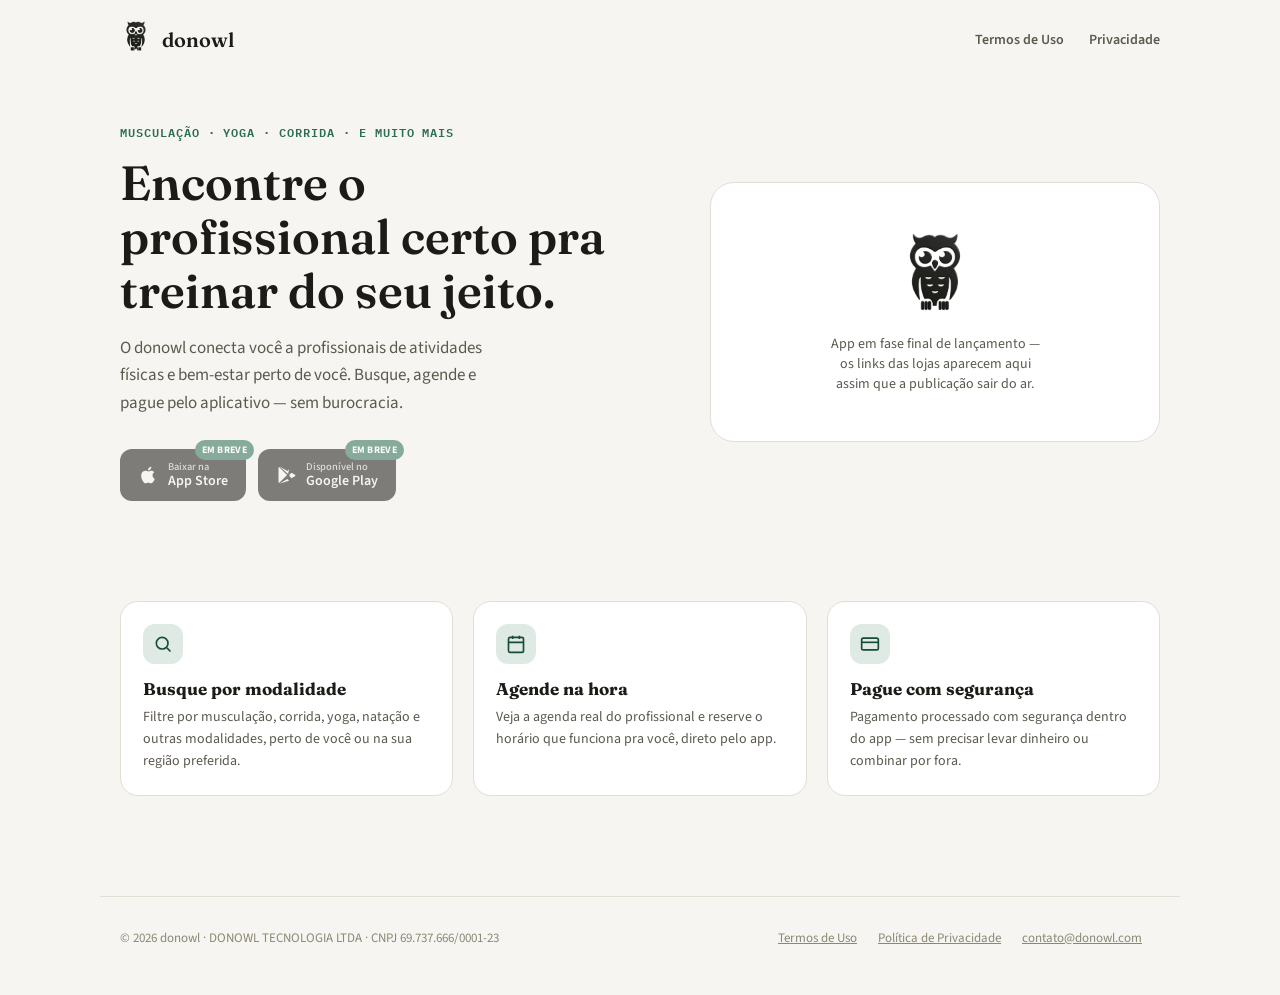
<file: index.html>
<!doctype html>
<html lang="pt-BR">
<head>
<meta charset="utf-8">
<meta name="viewport" content="width=device-width,initial-scale=1">
<title>donowl — encontre profissionais de esporte e bem-estar</title>
<meta name="description" content="O donowl conecta você a profissionais de musculação, yoga, corrida e outras modalidades perto de você. Agende e pague pelo aplicativo.">
<link rel="icon" type="image/png" href="assets/favicon.png">
<link rel="apple-touch-icon" href="assets/apple-touch-icon.png">
<link rel="preconnect" href="https://fonts.googleapis.com">
<link rel="preconnect" href="https://fonts.gstatic.com" crossorigin>
<link href="https://fonts.googleapis.com/css2?family=Fraunces:opsz,wght@9..144,500;9..144,600;9..144,700&family=Source+Sans+3:wght@400;500;600;700&family=IBM+Plex+Mono:wght@500;600&display=swap" rel="stylesheet">
<link rel="stylesheet" href="assets/site.css">
<style>
  .hero {
    max-width: 1080px;
    margin: 0 auto;
    padding: 64px 20px 40px;
    display: grid;
    grid-template-columns: 1.1fr 0.9fr;
    gap: 40px;
    align-items: center;
  }
  @media (max-width: 780px) {
    .hero { grid-template-columns: 1fr; padding-top: 36px; }
  }
  .eyebrow {
    font-family: 'IBM Plex Mono', monospace;
    font-size: 12px;
    letter-spacing: .08em;
    text-transform: uppercase;
    color: var(--accent);
    font-weight: 600;
    margin-bottom: 14px;
  }
  h1 {
    font-family: 'Fraunces', serif;
    font-weight: 600;
    font-size: clamp(32px, 5vw, 48px);
    line-height: 1.12;
    margin: 0 0 18px;
    text-wrap: balance;
  }
  .lead {
    font-size: 17px;
    line-height: 1.6;
    color: var(--ink-muted);
    max-width: 46ch;
    margin: 0 0 32px;
  }
  .store-buttons {
    display: flex;
    gap: 12px;
    flex-wrap: wrap;
  }
  .store-button {
    display: flex;
    align-items: center;
    gap: 10px;
    padding: 11px 18px;
    border-radius: 12px;
    background: var(--ink);
    color: var(--bg);
    text-decoration: none;
    font-weight: 600;
    font-size: 14px;
    position: relative;
    opacity: .55;
    cursor: default;
  }
  .store-button svg { width: 20px; height: 20px; flex-shrink: 0; }
  .store-button .label {
    display: flex;
    flex-direction: column;
    line-height: 1.25;
  }
  .store-button .label small {
    font-size: 10.5px;
    font-weight: 500;
    opacity: .8;
  }
  .soon-badge {
    position: absolute;
    top: -9px;
    right: -8px;
    background: var(--accent);
    color: #fff;
    font-size: 10px;
    font-weight: 700;
    letter-spacing: .03em;
    padding: 3px 7px;
    border-radius: 999px;
    text-transform: uppercase;
  }
  .hero-card {
    background: var(--surface);
    border: 1px solid var(--border);
    border-radius: 24px;
    padding: 28px;
    display: flex;
    flex-direction: column;
    align-items: center;
    justify-content: center;
    text-align: center;
    gap: 14px;
    min-height: 260px;
  }
  .hero-card img { height: 84px; width: 84px; object-fit: contain; }
  .hero-card p { margin: 0; color: var(--ink-muted); font-size: 14px; max-width: 30ch; }

  .features {
    max-width: 1080px;
    margin: 20px auto 0;
    padding: 40px 20px;
    display: grid;
    grid-template-columns: repeat(3, 1fr);
    gap: 20px;
  }
  @media (max-width: 780px) {
    .features { grid-template-columns: 1fr; }
  }
  .feature {
    background: var(--surface);
    border: 1px solid var(--border);
    border-radius: 18px;
    padding: 22px;
  }
  .feature .icon {
    width: 40px;
    height: 40px;
    border-radius: 12px;
    background: var(--accent-soft);
    color: var(--accent-strong);
    display: flex;
    align-items: center;
    justify-content: center;
    margin-bottom: 14px;
  }
  .feature h3 {
    font-family: 'Fraunces', serif;
    font-size: 17px;
    margin: 0 0 8px;
  }
  .feature p {
    font-size: 14px;
    color: var(--ink-muted);
    line-height: 1.55;
    margin: 0;
  }
</style>
</head>
<body>

<header class="site-header">
  <a class="brand" href="/">
    <picture>
      <source srcset="assets/donowl_logo_light.png" media="(prefers-color-scheme: dark)">
      <img src="assets/donowl_logo.png" alt="donowl">
    </picture>
    <span>donowl</span>
  </a>
  <nav class="site-nav">
    <a href="termos-de-uso.html">Termos de Uso</a>
    <a href="politica-de-privacidade.html">Privacidade</a>
  </nav>
</header>

<section class="hero">
  <div>
    <div class="eyebrow">Musculação · Yoga · Corrida · e muito mais</div>
    <h1>Encontre o profissional certo pra treinar do seu jeito.</h1>
    <p class="lead">O donowl conecta você a profissionais de atividades físicas e bem-estar perto de você. Busque, agende e pague pelo aplicativo — sem burocracia.</p>
    <div class="store-buttons">
      <span class="store-button" aria-disabled="true">
        <span class="soon-badge">Em breve</span>
        <svg viewBox="0 0 24 24" fill="currentColor"><path d="M18.71 19.5c-.83 1.24-1.71 2.45-3.05 2.47-1.34.03-1.77-.79-3.29-.79-1.53 0-2 .77-3.27.82-1.31.05-2.3-1.32-3.14-2.53C4.25 17.03 2.94 12.45 4.7 9.39c.87-1.52 2.43-2.48 4.12-2.5 1.28-.02 2.5.87 3.29.87.78 0 2.26-1.07 3.81-.91.65.03 2.47.26 3.64 1.98-.09.06-2.17 1.27-2.15 3.79.03 3.02 2.65 4.02 2.68 4.03-.02.07-.42 1.44-1.38 2.85zM13 3.5c.73-.83 1.94-1.46 2.94-1.5.13 1.17-.34 2.35-1.04 3.19-.69.85-1.83 1.51-2.95 1.42-.15-1.15.41-2.35 1.05-3.11z"/></svg>
        <span class="label"><small>Baixar na</small>App Store</span>
      </span>
      <span class="store-button" aria-disabled="true">
        <span class="soon-badge">Em breve</span>
        <svg viewBox="0 0 24 24" fill="currentColor"><path d="M3.6 2.4c-.34.2-.6.6-.6 1.1v17c0 .5.26.9.6 1.1l9.75-9.6L3.6 2.4zm12.2 9.6l2.8-2.75 4.1 2.35c.7.4.7 1.4 0 1.8l-4.1 2.35-2.8-2.75.85-.5-.85-.5zm-1.3-1.3L4.3 1.7l9.4 5.4 2.0-2zM4.3 22.3l9.4-5.4 2.0 2z"/></svg>
        <span class="label"><small>Disponível no</small>Google Play</span>
      </span>
    </div>
  </div>
  <div class="hero-card">
    <picture>
      <source srcset="assets/donowl_logo_light.png" media="(prefers-color-scheme: dark)">
      <img src="assets/donowl_logo.png" alt="">
    </picture>
    <p>App em fase final de lançamento — os links das lojas aparecem aqui assim que a publicação sair do ar.</p>
  </div>
</section>

<section class="features">
  <div class="feature">
    <div class="icon">
      <svg width="20" height="20" viewBox="0 0 24 24" fill="none" stroke="currentColor" stroke-width="2"><circle cx="11" cy="11" r="7"/><path d="m21 21-4.3-4.3"/></svg>
    </div>
    <h3>Busque por modalidade</h3>
    <p>Filtre por musculação, corrida, yoga, natação e outras modalidades, perto de você ou na sua região preferida.</p>
  </div>
  <div class="feature">
    <div class="icon">
      <svg width="20" height="20" viewBox="0 0 24 24" fill="none" stroke="currentColor" stroke-width="2"><rect x="3" y="4" width="18" height="18" rx="2"/><path d="M16 2v4M8 2v4M3 10h18"/></svg>
    </div>
    <h3>Agende na hora</h3>
    <p>Veja a agenda real do profissional e reserve o horário que funciona pra você, direto pelo app.</p>
  </div>
  <div class="feature">
    <div class="icon">
      <svg width="20" height="20" viewBox="0 0 24 24" fill="none" stroke="currentColor" stroke-width="2"><rect x="2" y="5" width="20" height="14" rx="2"/><path d="M2 10h20"/></svg>
    </div>
    <h3>Pague com segurança</h3>
    <p>Pagamento processado com segurança dentro do app — sem precisar levar dinheiro ou combinar por fora.</p>
  </div>
</section>

<footer class="site-footer">
  <span>© 2026 donowl · DONOWL TECNOLOGIA LTDA · CNPJ 69.737.666/0001-23</span>
  <nav>
    <a href="termos-de-uso.html">Termos de Uso</a>
    <a href="politica-de-privacidade.html">Política de Privacidade</a>
    <a href="mailto:contato@donowl.com">contato@donowl.com</a>
  </nav>
</footer>

</body>
</html>
</file>
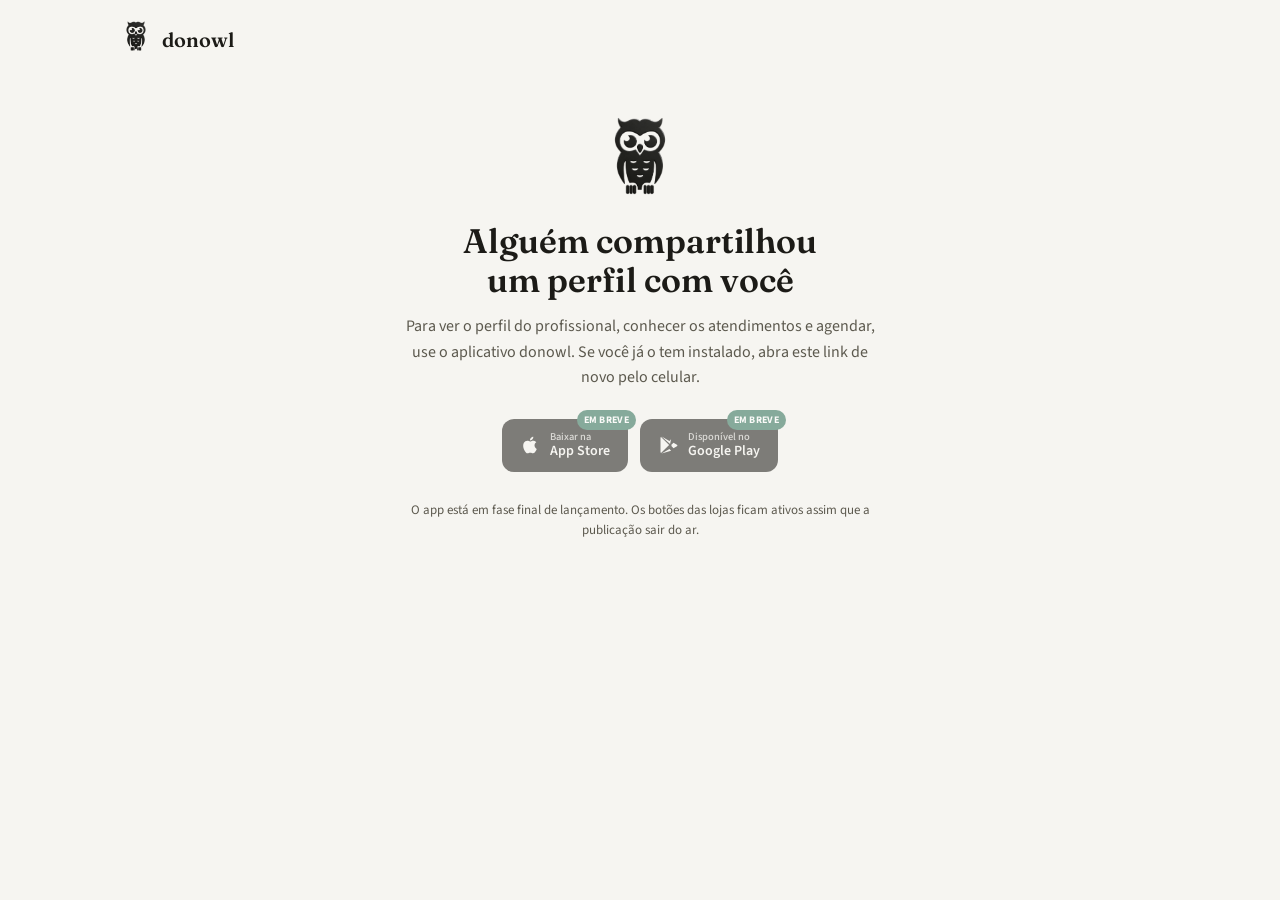
<file: p/index.html>
<!doctype html>
<html lang="pt-BR">
<head>
<meta charset="utf-8">
<meta name="viewport" content="width=device-width,initial-scale=1">
<title>Perfil no donowl</title>
<meta name="description" content="Alguém compartilhou um perfil de profissional com você. Baixe o donowl para ver, conhecer os atendimentos e agendar.">
<meta name="robots" content="noindex">
<meta property="og:title" content="Veja este perfil no donowl">
<meta property="og:description" content="Baixe o donowl para ver o perfil, conhecer os atendimentos e agendar.">
<meta property="og:image" content="https://donowl.com/assets/donowl_logo_full.png">
<link rel="icon" type="image/png" href="/assets/favicon.png">
<link rel="apple-touch-icon" href="/assets/apple-touch-icon.png">
<link rel="preconnect" href="https://fonts.googleapis.com">
<link rel="preconnect" href="https://fonts.gstatic.com" crossorigin>
<link href="https://fonts.googleapis.com/css2?family=Fraunces:opsz,wght@9..144,500;9..144,600;9..144,700&family=Source+Sans+3:wght@400;500;600;700&display=swap" rel="stylesheet">
<link rel="stylesheet" href="/assets/site.css">
<style>
  main { max-width: 520px; margin: 0 auto; padding: 56px 20px 40px; text-align: center; }
  .logo { height: 84px; width: 84px; object-fit: contain; margin-bottom: 18px; }
  h1 { font-family: 'Fraunces', serif; font-weight: 600; font-size: clamp(26px, 6vw, 34px); line-height: 1.15; margin: 0 0 14px; text-wrap: balance; }
  p { font-size: 16px; line-height: 1.6; color: var(--ink-muted); margin: 0 0 28px; }
  .store-buttons { display: flex; gap: 12px; flex-wrap: wrap; justify-content: center; }
  .store-button { display: flex; align-items: center; gap: 10px; padding: 11px 18px; border-radius: 12px; background: var(--ink); color: var(--bg); text-decoration: none; font-weight: 600; font-size: 14px; position: relative; opacity: .55; cursor: default; }
  .store-button svg { width: 20px; height: 20px; flex-shrink: 0; }
  .store-button .label { display: flex; flex-direction: column; line-height: 1.25; text-align: left; }
  .store-button .label small { font-size: 10.5px; font-weight: 500; opacity: .8; }
  .soon-badge { position: absolute; top: -9px; right: -8px; background: var(--accent); color: #fff; font-size: 10px; font-weight: 700; letter-spacing: .03em; padding: 3px 7px; border-radius: 999px; text-transform: uppercase; }
  .note { margin-top: 28px; font-size: 13px; }
</style>
</head>
<body>
<header class="site-header">
  <a class="brand" href="/">
    <picture>
      <source srcset="/assets/donowl_logo_light.png" media="(prefers-color-scheme: dark)">
      <img src="/assets/donowl_logo.png" alt="donowl">
    </picture>
    <span>donowl</span>
  </a>
</header>
<main>
  <picture>
    <source srcset="/assets/donowl_logo_light.png" media="(prefers-color-scheme: dark)">
    <img class="logo" src="/assets/donowl_logo.png" alt="">
  </picture>
  <h1>Alguém compartilhou um perfil com você</h1>
  <p>Para ver o perfil do profissional, conhecer os atendimentos e agendar, use o aplicativo donowl. Se você já o tem instalado, abra este link de novo pelo celular.</p>
  <div class="store-buttons">
    <span class="store-button" aria-disabled="true">
      <span class="soon-badge">Em breve</span>
      <svg viewBox="0 0 24 24" fill="currentColor"><path d="M18.71 19.5c-.83 1.24-1.71 2.45-3.05 2.47-1.34.03-1.77-.79-3.29-.79-1.53 0-2 .77-3.27.82-1.31.05-2.3-1.32-3.14-2.53C4.25 17.03 2.94 12.45 4.7 9.39c.87-1.52 2.43-2.48 4.12-2.5 1.28-.02 2.5.87 3.29.87.78 0 2.26-1.07 3.81-.91.65.03 2.47.26 3.64 1.98-.09.06-2.17 1.27-2.15 3.79.03 3.02 2.65 4.02 2.68 4.03-.02.07-.42 1.44-1.38 2.85zM13 3.5c.73-.83 1.94-1.46 2.94-1.5.13 1.17-.34 2.35-1.04 3.19-.69.85-1.83 1.51-2.95 1.42-.15-1.15.41-2.35 1.05-3.11z"/></svg>
      <span class="label"><small>Baixar na</small>App Store</span>
    </span>
    <span class="store-button" aria-disabled="true">
      <span class="soon-badge">Em breve</span>
      <svg viewBox="0 0 24 24" fill="currentColor"><path d="M3.6 2.4c-.34.2-.6.6-.6 1.1v17c0 .5.26.9.6 1.1l9.75-9.6L3.6 2.4zm12.2 9.6l2.8-2.75 4.1 2.35c.7.4.7 1.4 0 1.8l-4.1 2.35-2.8-2.75.85-.5-.85-.5zm-1.3-1.3L4.3 1.7l9.4 5.4 2.0-2zM4.3 22.3l9.4-5.4 2.0 2z"/></svg>
      <span class="label"><small>Disponível no</small>Google Play</span>
    </span>
  </div>
  <p class="note">O app está em fase final de lançamento. Os botões das lojas ficam ativos assim que a publicação sair do ar.</p>
</main>
</body>
</html>
</file>
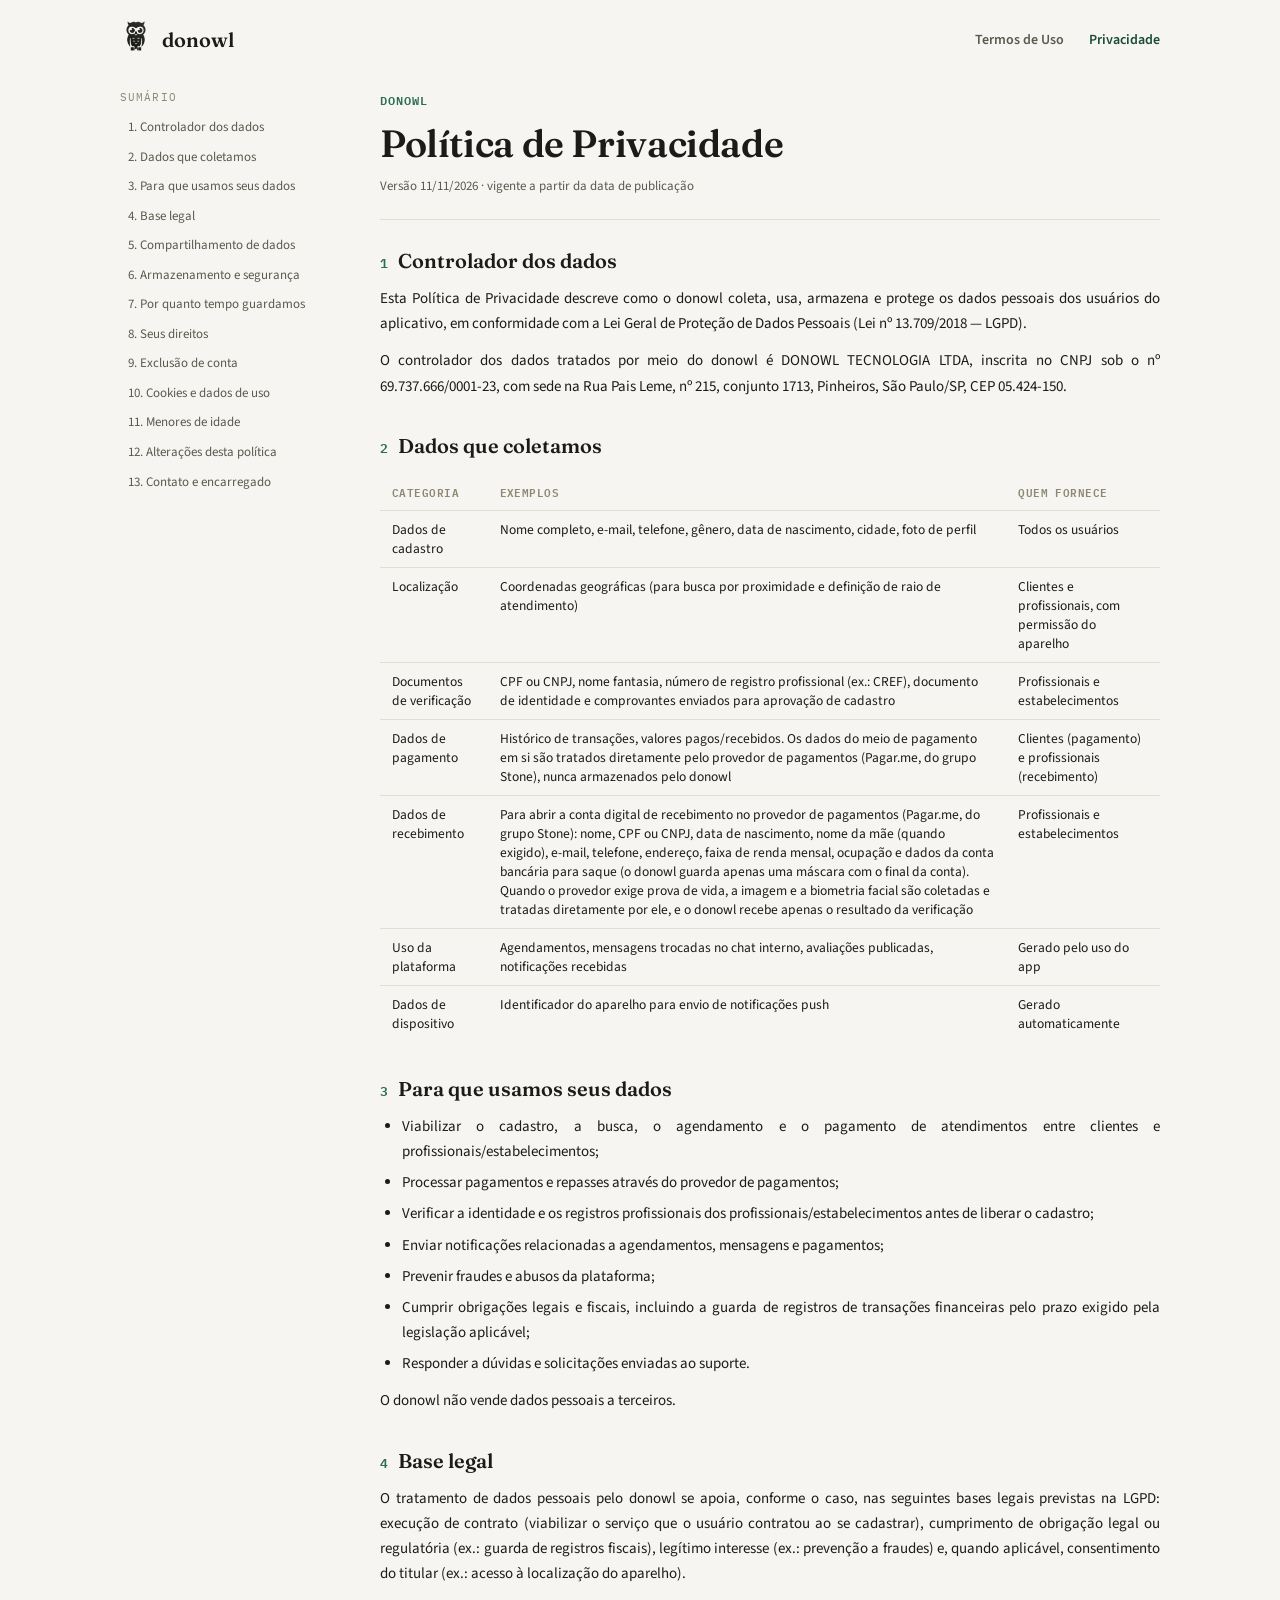
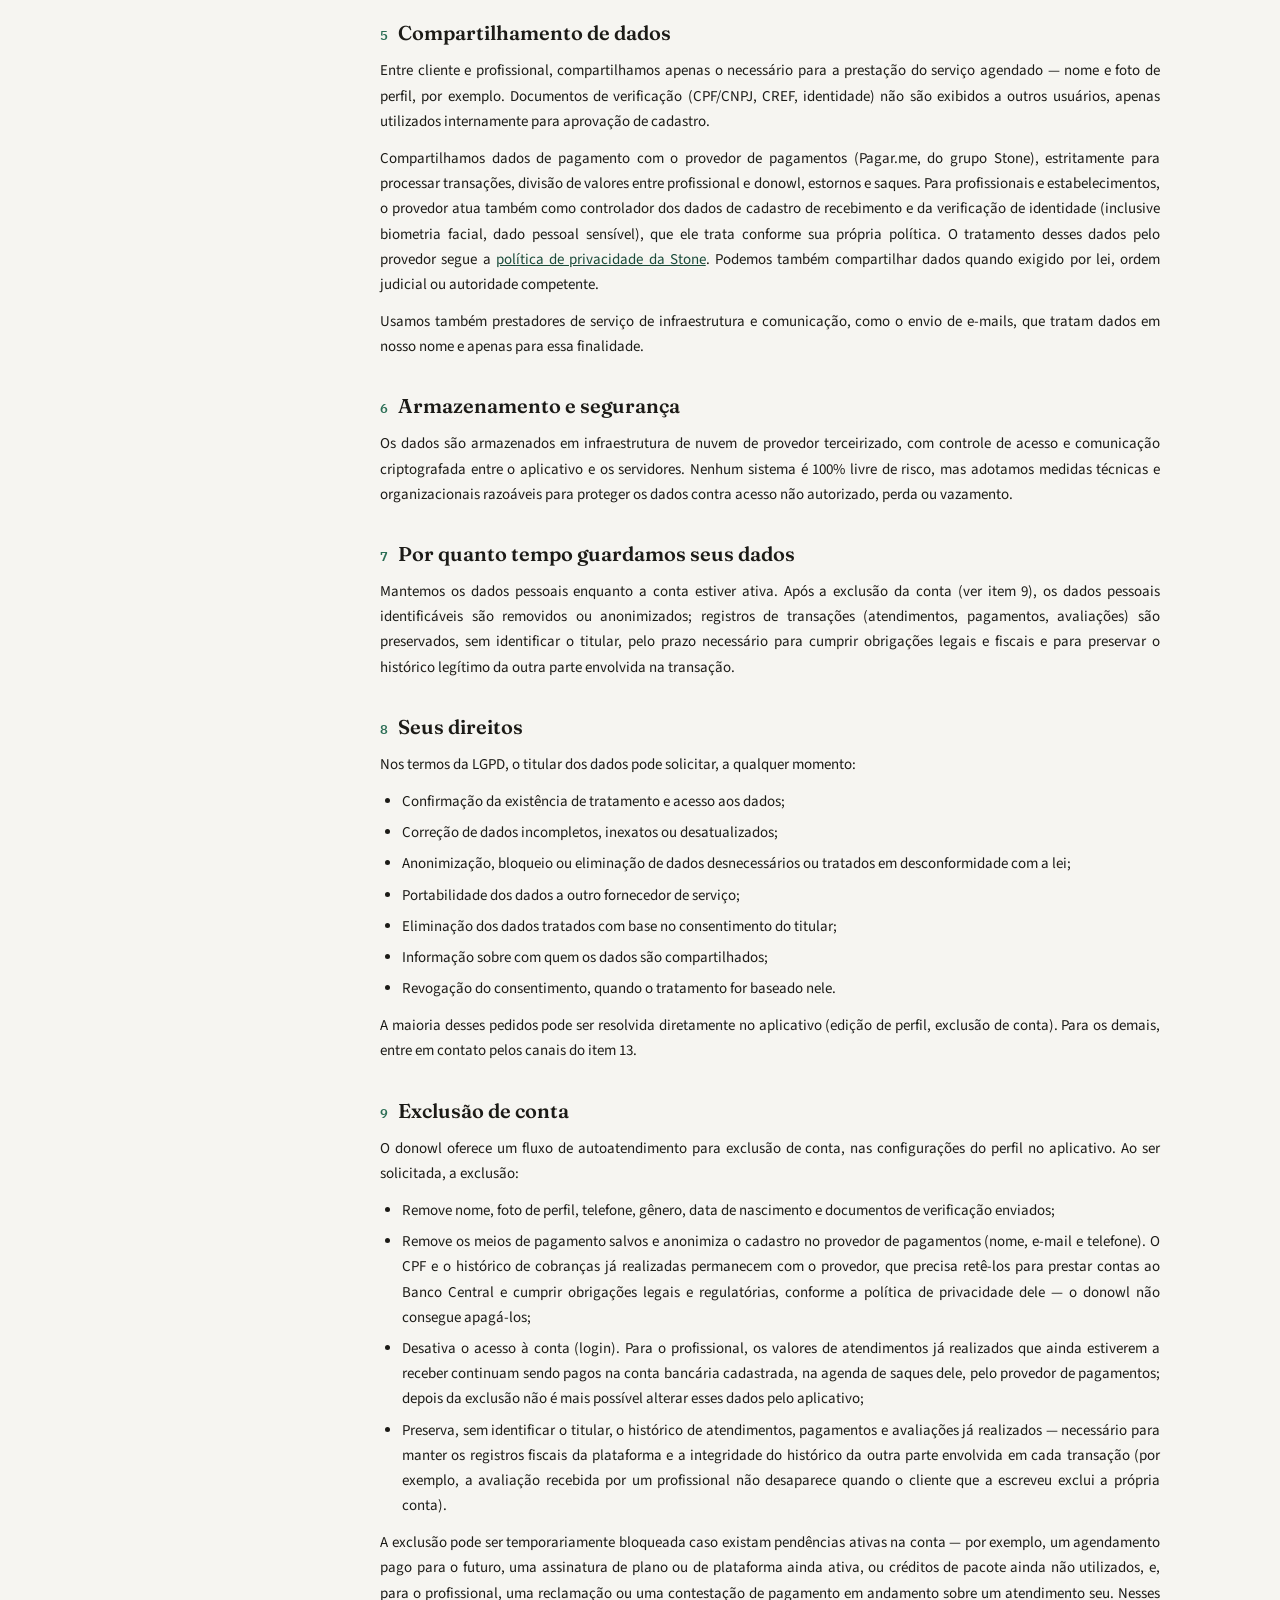
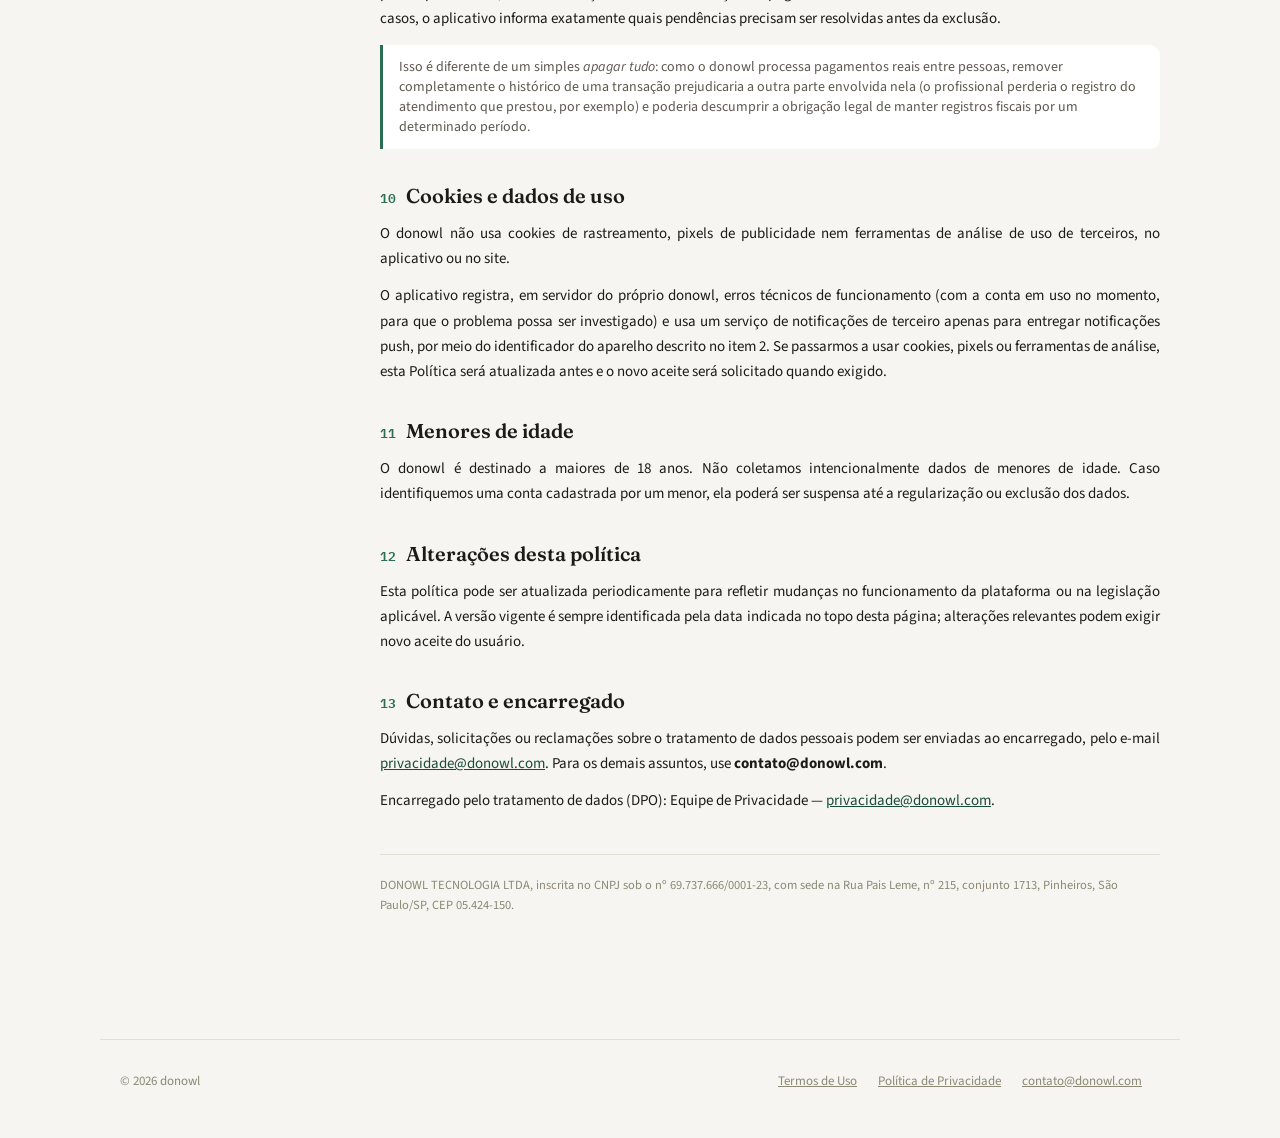
<file: politica-de-privacidade.html>
<!doctype html>
<html lang="pt-BR">
<head>
<meta charset="utf-8">
<meta name="viewport" content="width=device-width,initial-scale=1">
<title>Política de Privacidade — donowl</title>
<link rel="icon" type="image/png" href="assets/favicon.png">
<link rel="apple-touch-icon" href="assets/apple-touch-icon.png">
<link rel="preconnect" href="https://fonts.googleapis.com">
<link rel="preconnect" href="https://fonts.gstatic.com" crossorigin>
<link href="https://fonts.googleapis.com/css2?family=Fraunces:opsz,wght@9..144,500;9..144,600;9..144,700&family=Source+Sans+3:wght@400;500;600;700&family=IBM+Plex+Mono:wght@500;600&display=swap" rel="stylesheet">
<link rel="stylesheet" href="assets/site.css">
<style>
  .shell {
    max-width: 1080px;
    margin-inline: auto;
    display: grid;
    grid-template-columns: 220px minmax(0,1fr);
    gap: 40px;
    padding-inline: 20px;
    padding-block: 32px 64px;
  }
  @media (max-width: 860px) { .shell { grid-template-columns: 1fr; } }

  nav.toc {
    position: sticky;
    top: 20px;
    align-self: start;
    display: flex;
    flex-direction: column;
    gap: 2px;
    font-size: 13px;
  }
  @media (max-width: 860px) {
    nav.toc {
      position: static;
      border: 1px solid var(--border);
      border-radius: 12px;
      padding: 14px 16px;
      background: var(--surface);
      margin-bottom: 8px;
    }
  }
  nav.toc .toc-label {
    font-family: 'IBM Plex Mono', monospace;
    font-size: 11px;
    letter-spacing: .1em;
    text-transform: uppercase;
    color: var(--ink-faint);
    margin-bottom: 8px;
  }
  nav.toc a {
    color: var(--ink-muted);
    text-decoration: none;
    padding: 5px 8px;
    border-radius: 7px;
    line-height: 1.35;
  }
  nav.toc a:hover { color: var(--accent-strong); background: var(--accent-soft); }

  main { min-width: 0; }

  .doc-header {
    display: flex;
    flex-direction: column;
    gap: 10px;
    margin-bottom: 28px;
    padding-bottom: 24px;
    border-bottom: 1px solid var(--border);
  }
  .eyebrow {
    font-family: 'IBM Plex Mono', monospace;
    font-size: 12px;
    letter-spacing: .08em;
    text-transform: uppercase;
    color: var(--accent);
    font-weight: 600;
  }
  h1 {
    font-family: 'Fraunces', serif;
    font-weight: 600;
    font-size: clamp(28px, 4vw, 38px);
    margin: 0;
    text-wrap: balance;
    letter-spacing: -.01em;
  }
  .meta { font-size: 13px; color: var(--ink-muted); font-variant-numeric: tabular-nums; }

  .draft-banner {
    display: flex;
    gap: 10px;
    background: #FBEFE1;
    border: 1px solid #E9C892;
    color: #6B4A16;
    border-radius: 12px;
    padding: 14px 16px;
    font-size: 13.5px;
    line-height: 1.55;
    margin-bottom: 32px;
  }
  @media (prefers-color-scheme: dark) {
    :root:not([data-theme="light"]) .draft-banner {
      background: #332711; border-color: #5C4620; color: #E8C88A;
    }
  }
  .draft-banner b { font-weight: 700; }

  section { margin-bottom: 34px; }
  section h2 {
    font-family: 'Fraunces', serif;
    font-weight: 600;
    font-size: 20px;
    margin: 0 0 12px;
    display: flex;
    align-items: baseline;
    gap: 10px;
    scroll-margin-top: 20px;
  }
  section h2 .num { font-family: 'IBM Plex Mono', monospace; font-size: 13px; color: var(--accent); font-weight: 600; }
  section h3 { font-size: 15.5px; font-weight: 700; margin: 18px 0 6px; color: var(--ink); }
  p, li { font-size: 15px; line-height: 1.68; color: var(--ink); hyphens: auto; }
  @media (min-width: 861px) { p, li { text-align: justify; } }
  p { margin: 0 0 12px; }
  ul, ol { margin: 0 0 12px; padding-left: 22px; }
  li { margin-bottom: 6px; }
  strong { font-weight: 700; }
  .placeholder {
    background: var(--accent-soft);
    color: var(--accent-strong);
    border-radius: 4px;
    padding: 1px 6px;
    font-family: 'IBM Plex Mono', monospace;
    font-size: 13px;
    font-weight: 600;
  }
  a.inline { color: var(--accent-strong); }

  .table-wrap { overflow-x: auto; margin: 14px 0; }
  table { border-collapse: collapse; width: 100%; min-width: 560px; font-size: 13.5px; }
  th, td { text-align: left; padding: 9px 12px; border-bottom: 1px solid var(--border); vertical-align: top; }
  th {
    font-family: 'IBM Plex Mono', monospace;
    font-size: 11px;
    letter-spacing: .04em;
    text-transform: uppercase;
    color: var(--ink-faint);
    font-weight: 600;
  }
  tr:last-child td { border-bottom: none; }

  .callout {
    border-left: 3px solid var(--accent);
    background: var(--surface);
    border-radius: 0 10px 10px 0;
    padding: 12px 16px;
    font-size: 14px;
    color: var(--ink-muted);
    margin: 14px 0;
  }

  footer.doc-footer {
    margin-top: 40px;
    padding-top: 20px;
    border-top: 1px solid var(--border);
    font-size: 12.5px;
    color: var(--ink-faint);
    line-height: 1.6;
  }
</style>
</head>
<body>

<header class="site-header">
  <a class="brand" href="/">
    <picture>
      <source srcset="assets/donowl_logo_light.png" media="(prefers-color-scheme: dark)">
      <img src="assets/donowl_logo.png" alt="donowl">
    </picture>
    <span>donowl</span>
  </a>
  <nav class="site-nav">
    <a href="termos-de-uso.html">Termos de Uso</a>
    <a href="politica-de-privacidade.html" aria-current="page">Privacidade</a>
  </nav>
</header>

<div class="shell">
  <nav class="toc">
    <div class="toc-label">Sumário</div>
    <a href="#controlador">1. Controlador dos dados</a>
    <a href="#dados">2. Dados que coletamos</a>
    <a href="#finalidade">3. Para que usamos seus dados</a>
    <a href="#base-legal">4. Base legal</a>
    <a href="#compartilhamento">5. Compartilhamento de dados</a>
    <a href="#armazenamento">6. Armazenamento e segurança</a>
    <a href="#retencao">7. Por quanto tempo guardamos</a>
    <a href="#direitos">8. Seus direitos</a>
    <a href="#exclusao">9. Exclusão de conta</a>
    <a href="#cookies">10. Cookies e dados de uso</a>
    <a href="#menores">11. Menores de idade</a>
    <a href="#alteracoes">12. Alterações desta política</a>
    <a href="#contato">13. Contato e encarregado</a>
  </nav>

  <main>
    <div class="doc-header">
      <div class="eyebrow">donowl</div>
      <h1>Política de Privacidade</h1>
      <div class="meta">Versão <span class="version" data-version="2026-11-11">11/11/2026</span> · vigente a partir da data de publicação</div>
    </div>

    <section id="controlador">
      <h2><span class="num">1</span> Controlador dos dados</h2>
      <p>Esta Política de Privacidade descreve como o donowl coleta, usa, armazena e protege os dados pessoais dos usuários do aplicativo, em conformidade com a Lei Geral de Proteção de Dados Pessoais (Lei nº 13.709/2018 — LGPD).</p>
      <p>O controlador dos dados tratados por meio do donowl é DONOWL TECNOLOGIA LTDA, inscrita no CNPJ sob o nº 69.737.666/0001-23, com sede na Rua Pais Leme, nº 215, conjunto 1713, Pinheiros, São Paulo/SP, CEP 05.424-150.</p>
    </section>

    <section id="dados">
      <h2><span class="num">2</span> Dados que coletamos</h2>
      <div class="table-wrap">
        <table>
          <thead>
            <tr><th>Categoria</th><th>Exemplos</th><th>Quem fornece</th></tr>
          </thead>
          <tbody>
            <tr>
              <td>Dados de cadastro</td>
              <td>Nome completo, e-mail, telefone, gênero, data de nascimento, cidade, foto de perfil</td>
              <td>Todos os usuários</td>
            </tr>
            <tr>
              <td>Localização</td>
              <td>Coordenadas geográficas (para busca por proximidade e definição de raio de atendimento)</td>
              <td>Clientes e profissionais, com permissão do aparelho</td>
            </tr>
            <tr>
              <td>Documentos de verificação</td>
              <td>CPF ou CNPJ, nome fantasia, número de registro profissional (ex.: CREF), documento de identidade e comprovantes enviados para aprovação de cadastro</td>
              <td>Profissionais e estabelecimentos</td>
            </tr>
            <tr>
              <td>Dados de pagamento</td>
              <td>Histórico de transações, valores pagos/recebidos. Os dados do meio de pagamento em si são tratados diretamente pelo provedor de pagamentos (Pagar.me, do grupo Stone), nunca armazenados pelo donowl</td>
              <td>Clientes (pagamento) e profissionais (recebimento)</td>
            </tr>
            <tr>
              <td>Dados de recebimento</td>
              <td>Para abrir a conta digital de recebimento no provedor de pagamentos (Pagar.me, do grupo Stone): nome, CPF ou CNPJ, data de nascimento, nome da mãe (quando exigido), e-mail, telefone, endereço, faixa de renda mensal, ocupação e dados da conta bancária para saque (o donowl guarda apenas uma máscara com o final da conta). Quando o provedor exige prova de vida, a imagem e a biometria facial são coletadas e tratadas diretamente por ele, e o donowl recebe apenas o resultado da verificação</td>
              <td>Profissionais e estabelecimentos</td>
            </tr>
            <tr>
              <td>Uso da plataforma</td>
              <td>Agendamentos, mensagens trocadas no chat interno, avaliações publicadas, notificações recebidas</td>
              <td>Gerado pelo uso do app</td>
            </tr>
            <tr>
              <td>Dados de dispositivo</td>
              <td>Identificador do aparelho para envio de notificações push</td>
              <td>Gerado automaticamente</td>
            </tr>
          </tbody>
        </table>
      </div>
    </section>

    <section id="finalidade">
      <h2><span class="num">3</span> Para que usamos seus dados</h2>
      <ul>
        <li>Viabilizar o cadastro, a busca, o agendamento e o pagamento de atendimentos entre clientes e profissionais/estabelecimentos;</li>
        <li>Processar pagamentos e repasses através do provedor de pagamentos;</li>
        <li>Verificar a identidade e os registros profissionais dos profissionais/estabelecimentos antes de liberar o cadastro;</li>
        <li>Enviar notificações relacionadas a agendamentos, mensagens e pagamentos;</li>
        <li>Prevenir fraudes e abusos da plataforma;</li>
        <li>Cumprir obrigações legais e fiscais, incluindo a guarda de registros de transações financeiras pelo prazo exigido pela legislação aplicável;</li>
        <li>Responder a dúvidas e solicitações enviadas ao suporte.</li>
      </ul>
      <p>O donowl não vende dados pessoais a terceiros.</p>
    </section>

    <section id="base-legal">
      <h2><span class="num">4</span> Base legal</h2>
      <p>O tratamento de dados pessoais pelo donowl se apoia, conforme o caso, nas seguintes bases legais previstas na LGPD: execução de contrato (viabilizar o serviço que o usuário contratou ao se cadastrar), cumprimento de obrigação legal ou regulatória (ex.: guarda de registros fiscais), legítimo interesse (ex.: prevenção a fraudes) e, quando aplicável, consentimento do titular (ex.: acesso à localização do aparelho).</p>
    </section>

    <section id="compartilhamento">
      <h2><span class="num">5</span> Compartilhamento de dados</h2>
      <p>Entre cliente e profissional, compartilhamos apenas o necessário para a prestação do serviço agendado — nome e foto de perfil, por exemplo. Documentos de verificação (CPF/CNPJ, CREF, identidade) não são exibidos a outros usuários, apenas utilizados internamente para aprovação de cadastro.</p>
      <p>Compartilhamos dados de pagamento com o provedor de pagamentos (Pagar.me, do grupo Stone), estritamente para processar transações, divisão de valores entre profissional e donowl, estornos e saques. Para profissionais e estabelecimentos, o provedor atua também como controlador dos dados de cadastro de recebimento e da verificação de identidade (inclusive biometria facial, dado pessoal sensível), que ele trata conforme sua própria política. O tratamento desses dados pelo provedor segue a <a href="https://jornada.stone.com.br/politica-de-privacidade" target="_blank" rel="noopener noreferrer">política de privacidade da Stone</a>. Podemos também compartilhar dados quando exigido por lei, ordem judicial ou autoridade competente.</p>
      <p>Usamos também prestadores de serviço de infraestrutura e comunicação, como o envio de e-mails, que tratam dados em nosso nome e apenas para essa finalidade.</p>
    </section>

    <section id="armazenamento">
      <h2><span class="num">6</span> Armazenamento e segurança</h2>
      <p>Os dados são armazenados em infraestrutura de nuvem de provedor terceirizado, com controle de acesso e comunicação criptografada entre o aplicativo e os servidores. Nenhum sistema é 100% livre de risco, mas adotamos medidas técnicas e organizacionais razoáveis para proteger os dados contra acesso não autorizado, perda ou vazamento.</p>
    </section>

    <section id="retencao">
      <h2><span class="num">7</span> Por quanto tempo guardamos seus dados</h2>
      <p>Mantemos os dados pessoais enquanto a conta estiver ativa. Após a exclusão da conta (ver item 9), os dados pessoais identificáveis são removidos ou anonimizados; registros de transações (atendimentos, pagamentos, avaliações) são preservados, sem identificar o titular, pelo prazo necessário para cumprir obrigações legais e fiscais e para preservar o histórico legítimo da outra parte envolvida na transação.</p>
    </section>

    <section id="direitos">
      <h2><span class="num">8</span> Seus direitos</h2>
      <p>Nos termos da LGPD, o titular dos dados pode solicitar, a qualquer momento:</p>
      <ul>
        <li>Confirmação da existência de tratamento e acesso aos dados;</li>
        <li>Correção de dados incompletos, inexatos ou desatualizados;</li>
        <li>Anonimização, bloqueio ou eliminação de dados desnecessários ou tratados em desconformidade com a lei;</li>
        <li>Portabilidade dos dados a outro fornecedor de serviço;</li>
        <li>Eliminação dos dados tratados com base no consentimento do titular;</li>
        <li>Informação sobre com quem os dados são compartilhados;</li>
        <li>Revogação do consentimento, quando o tratamento for baseado nele.</li>
      </ul>
      <p>A maioria desses pedidos pode ser resolvida diretamente no aplicativo (edição de perfil, exclusão de conta). Para os demais, entre em contato pelos canais do item 13.</p>
    </section>

    <section id="exclusao">
      <h2><span class="num">9</span> Exclusão de conta</h2>
      <p>O donowl oferece um fluxo de autoatendimento para exclusão de conta, nas configurações do perfil no aplicativo. Ao ser solicitada, a exclusão:</p>
      <ul>
        <li>Remove nome, foto de perfil, telefone, gênero, data de nascimento e documentos de verificação enviados;</li>
        <li>Remove os meios de pagamento salvos e anonimiza o cadastro no provedor de pagamentos (nome, e-mail e telefone). O CPF e o histórico de cobranças já realizadas permanecem com o provedor, que precisa retê-los para prestar contas ao Banco Central e cumprir obrigações legais e regulatórias, conforme a política de privacidade dele — o donowl não consegue apagá-los;</li>
        <li>Desativa o acesso à conta (login). Para o profissional, os valores de atendimentos já realizados que ainda estiverem a receber continuam sendo pagos na conta bancária cadastrada, na agenda de saques dele, pelo provedor de pagamentos; depois da exclusão não é mais possível alterar esses dados pelo aplicativo;</li>
        <li>Preserva, sem identificar o titular, o histórico de atendimentos, pagamentos e avaliações já realizados — necessário para manter os registros fiscais da plataforma e a integridade do histórico da outra parte envolvida em cada transação (por exemplo, a avaliação recebida por um profissional não desaparece quando o cliente que a escreveu exclui a própria conta).</li>
      </ul>
      <p>A exclusão pode ser temporariamente bloqueada caso existam pendências ativas na conta — por exemplo, um agendamento pago para o futuro, uma assinatura de plano ou de plataforma ainda ativa, ou créditos de pacote ainda não utilizados, e, para o profissional, uma reclamação ou uma contestação de pagamento em andamento sobre um atendimento seu. Nesses casos, o aplicativo informa exatamente quais pendências precisam ser resolvidas antes da exclusão.</p>
      <div class="callout">Isso é diferente de um simples <em>apagar tudo</em>: como o donowl processa pagamentos reais entre pessoas, remover completamente o histórico de uma transação prejudicaria a outra parte envolvida nela (o profissional perderia o registro do atendimento que prestou, por exemplo) e poderia descumprir a obrigação legal de manter registros fiscais por um determinado período.</div>
    </section>

    <section id="cookies">
      <h2><span class="num">10</span> Cookies e dados de uso</h2>
      <p>O donowl não usa cookies de rastreamento, pixels de publicidade nem ferramentas de análise de uso de terceiros, no aplicativo ou no site.</p>
      <p>O aplicativo registra, em servidor do próprio donowl, erros técnicos de funcionamento (com a conta em uso no momento, para que o problema possa ser investigado) e usa um serviço de notificações de terceiro apenas para entregar notificações push, por meio do identificador do aparelho descrito no item 2. Se passarmos a usar cookies, pixels ou ferramentas de análise, esta Política será atualizada antes e o novo aceite será solicitado quando exigido.</p>
    </section>

    <section id="menores">
      <h2><span class="num">11</span> Menores de idade</h2>
      <p>O donowl é destinado a maiores de 18 anos. Não coletamos intencionalmente dados de menores de idade. Caso identifiquemos uma conta cadastrada por um menor, ela poderá ser suspensa até a regularização ou exclusão dos dados.</p>
    </section>

    <section id="alteracoes">
      <h2><span class="num">12</span> Alterações desta política</h2>
      <p>Esta política pode ser atualizada periodicamente para refletir mudanças no funcionamento da plataforma ou na legislação aplicável. A versão vigente é sempre identificada pela data indicada no topo desta página; alterações relevantes podem exigir novo aceite do usuário.</p>
    </section>

    <section id="contato">
      <h2><span class="num">13</span> Contato e encarregado</h2>
      <p>Dúvidas, solicitações ou reclamações sobre o tratamento de dados pessoais podem ser enviadas ao encarregado, pelo e-mail <a href="mailto:privacidade@donowl.com">privacidade@donowl.com</a>. Para os demais assuntos, use <strong>contato@donowl.com</strong>.</p>
      <p>Encarregado pelo tratamento de dados (DPO): Equipe de Privacidade — <a href="mailto:privacidade@donowl.com">privacidade@donowl.com</a>.</p>
    </section>

    <footer class="doc-footer">
      DONOWL TECNOLOGIA LTDA, inscrita no CNPJ sob o nº 69.737.666/0001-23, com sede na Rua Pais Leme, nº 215, conjunto 1713, Pinheiros, São Paulo/SP, CEP 05.424-150.
    </footer>
  </main>
</div>

<footer class="site-footer">
  <span>© 2026 donowl</span>
  <nav>
    <a href="termos-de-uso.html">Termos de Uso</a>
    <a href="politica-de-privacidade.html">Política de Privacidade</a>
    <a href="mailto:contato@donowl.com">contato@donowl.com</a>
  </nav>
</footer>

</body>
</html>
</file>
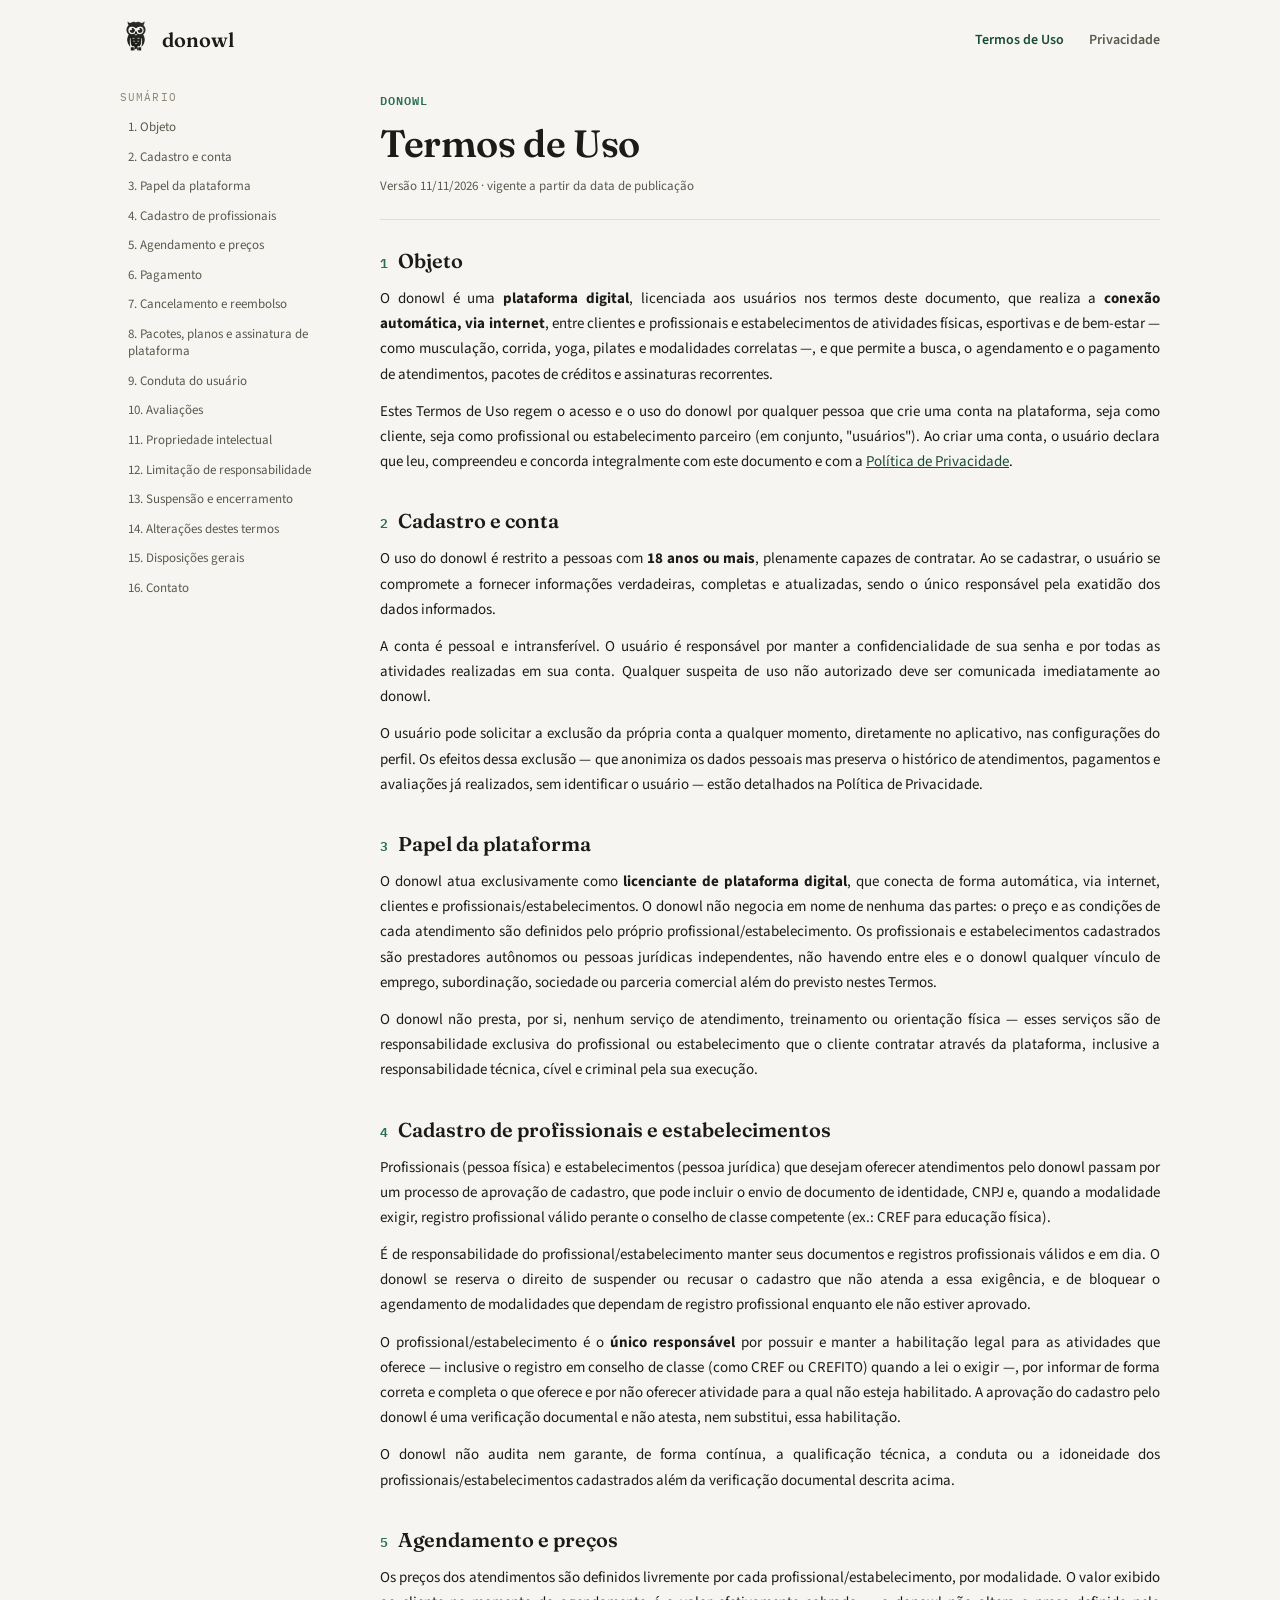
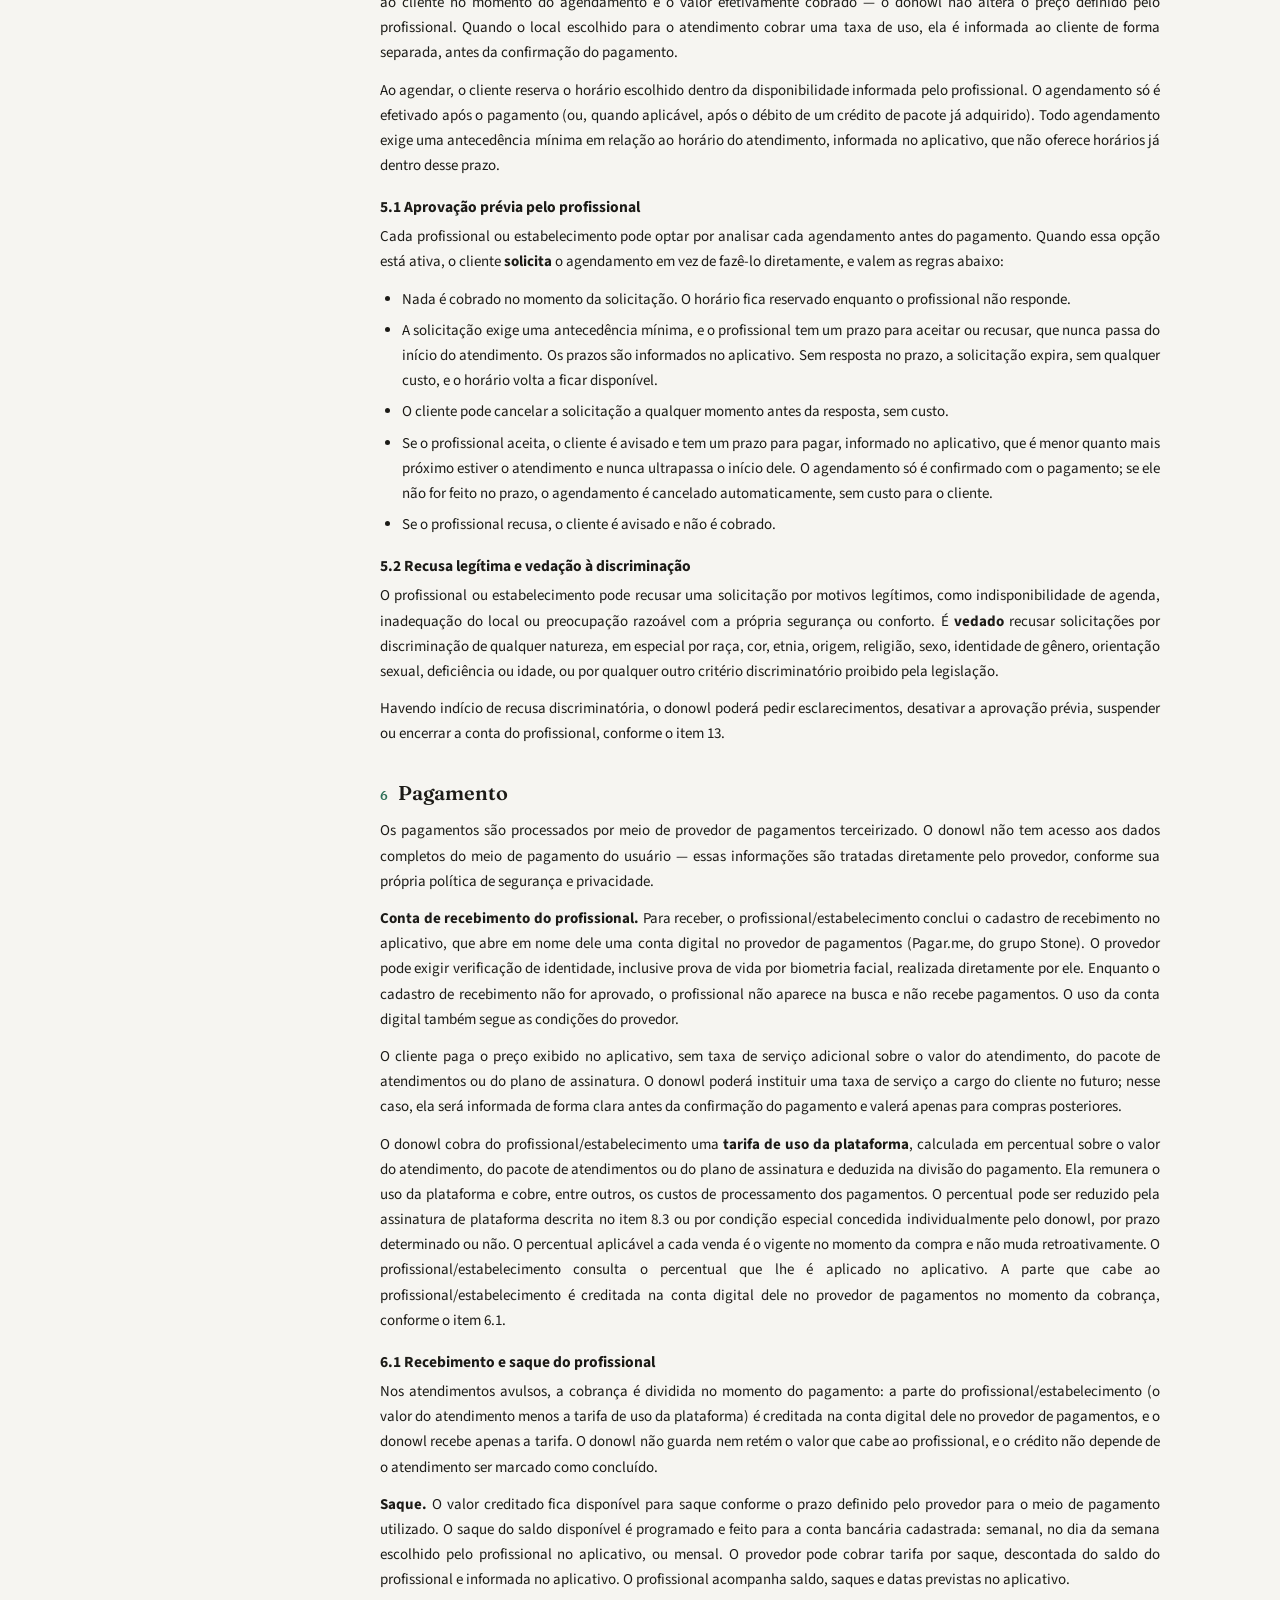
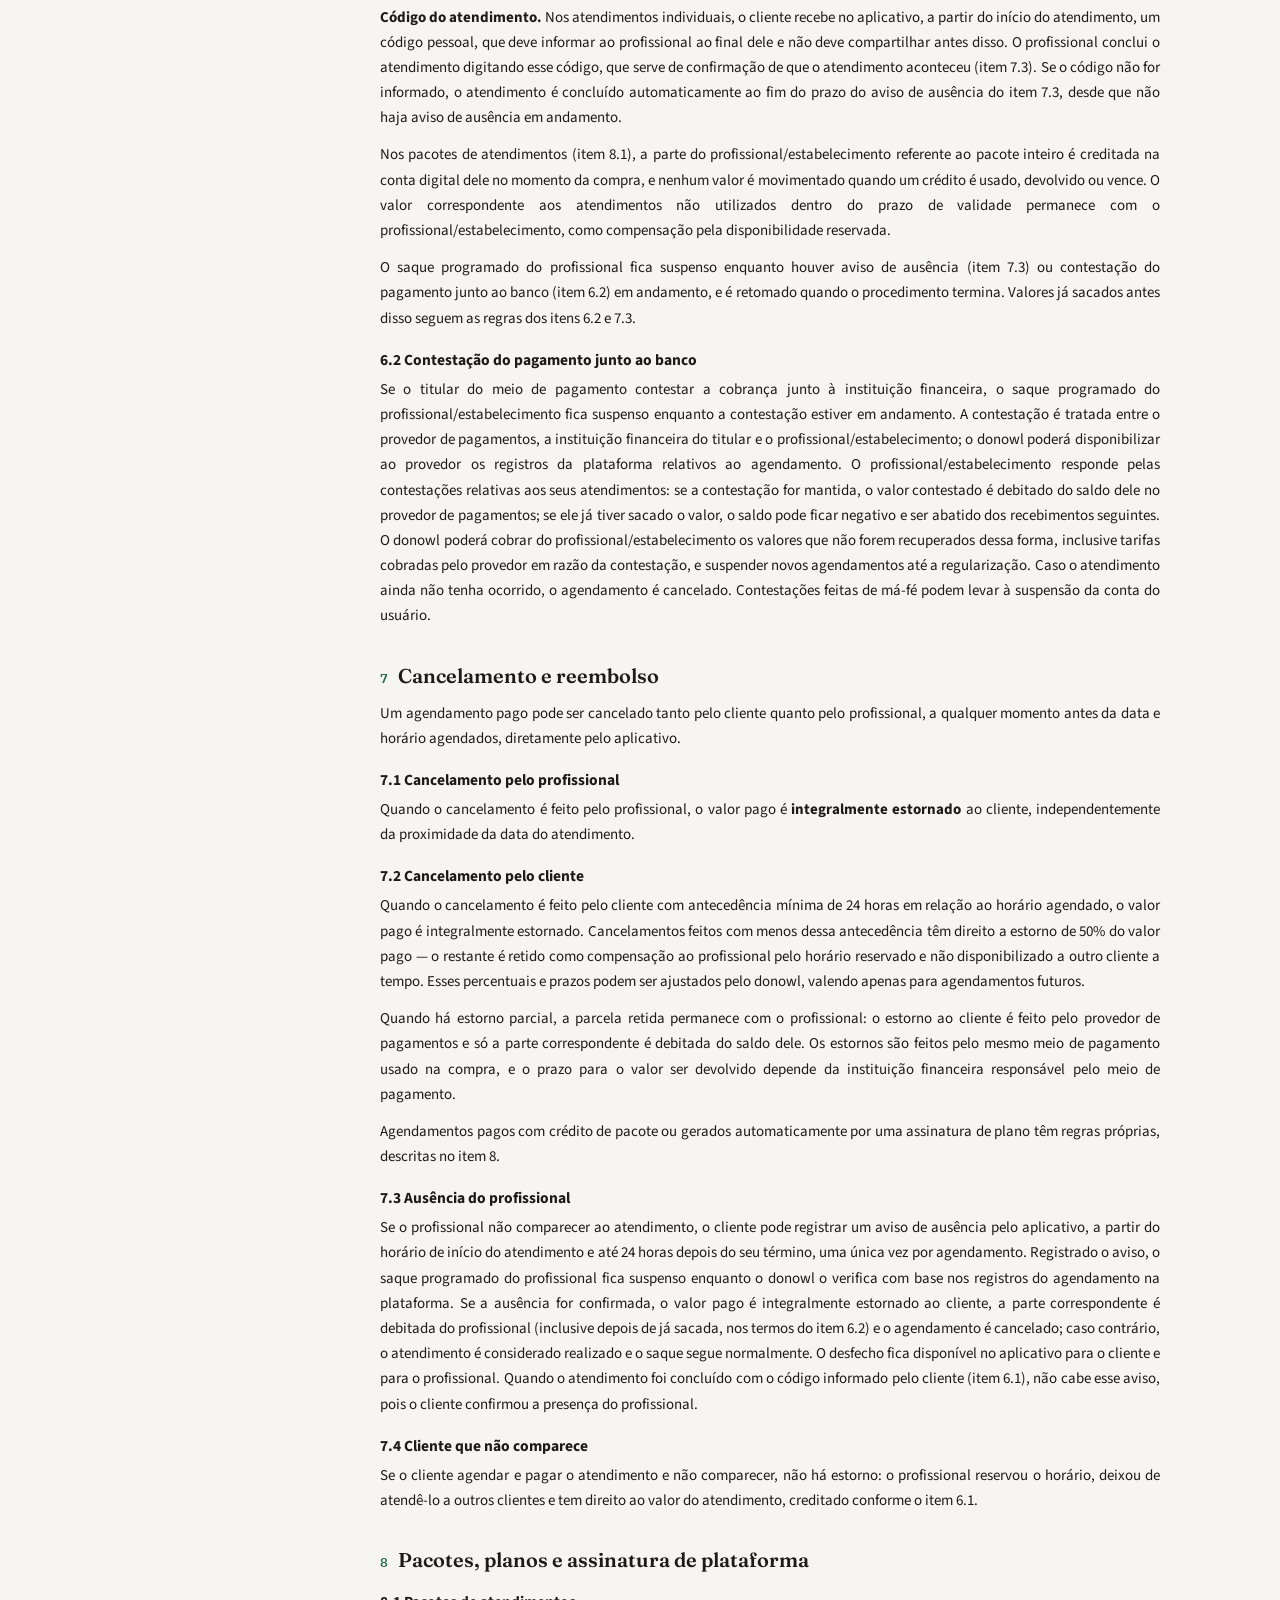
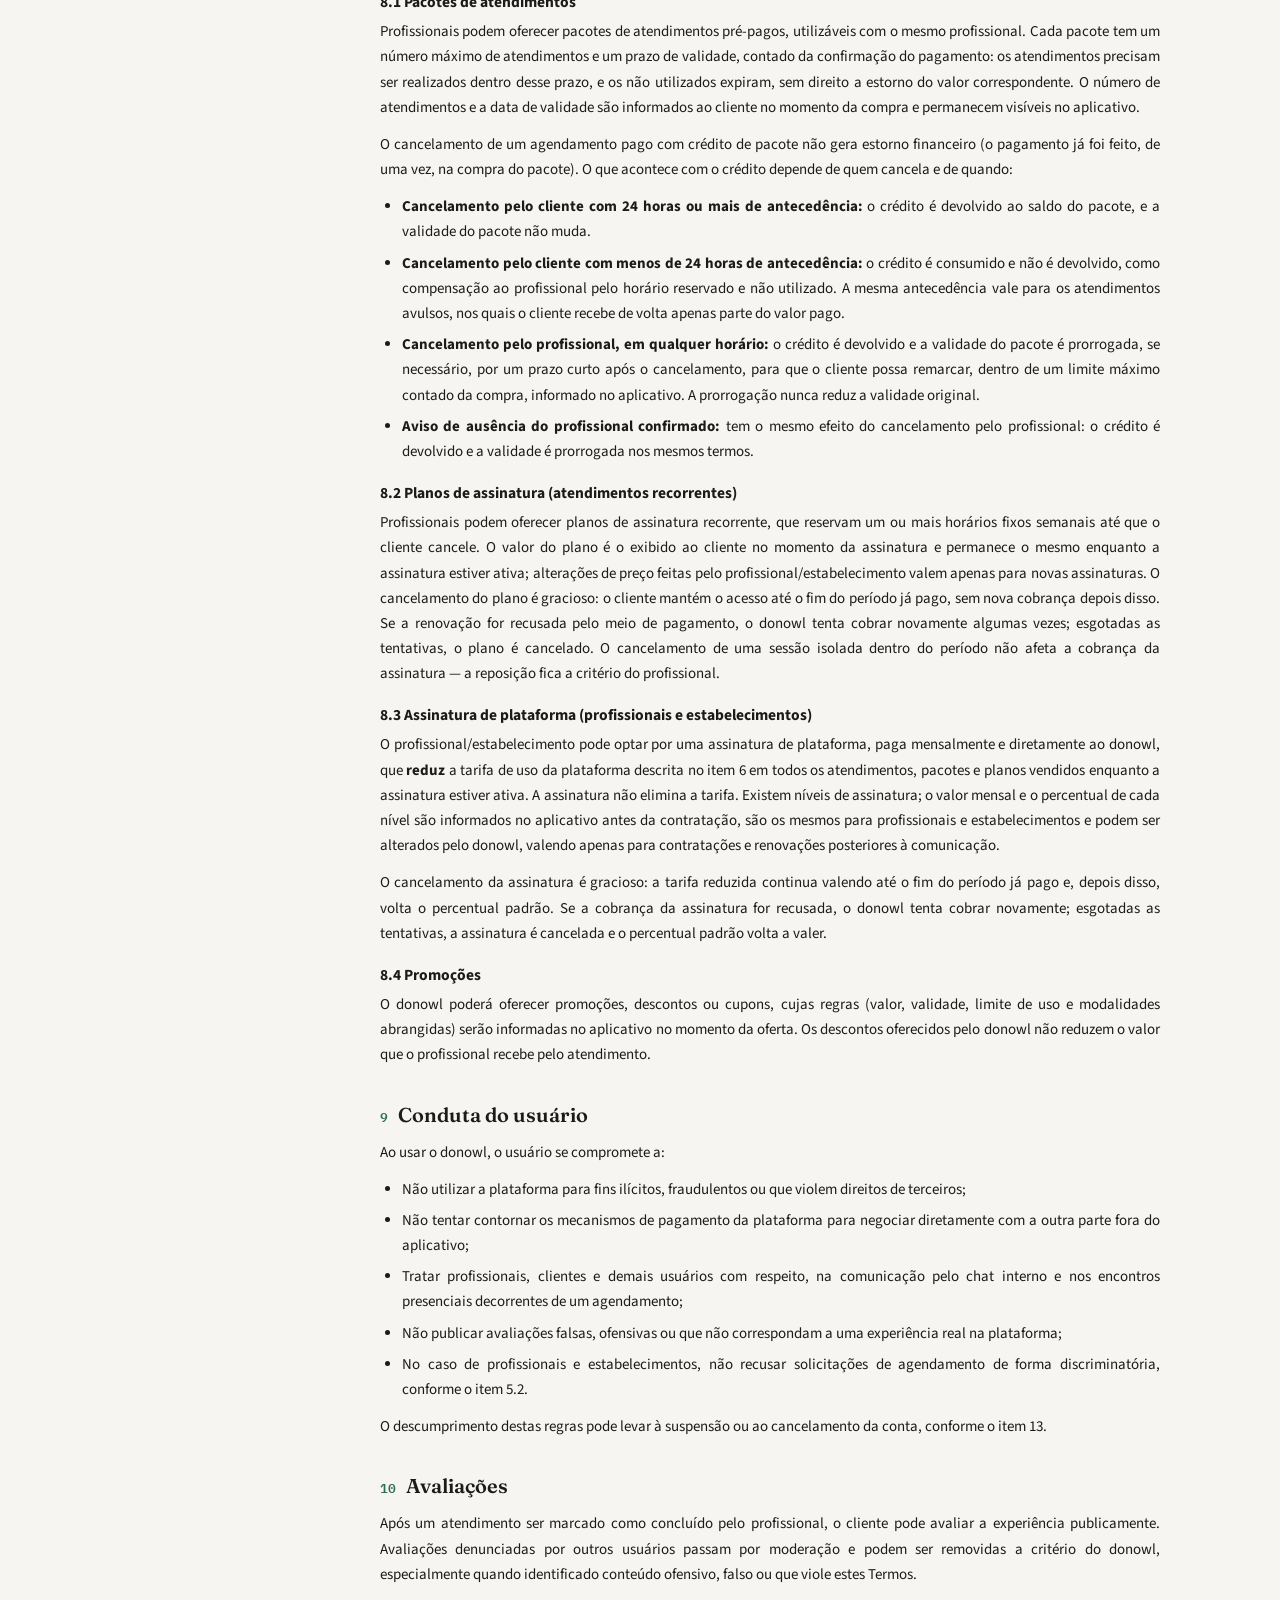
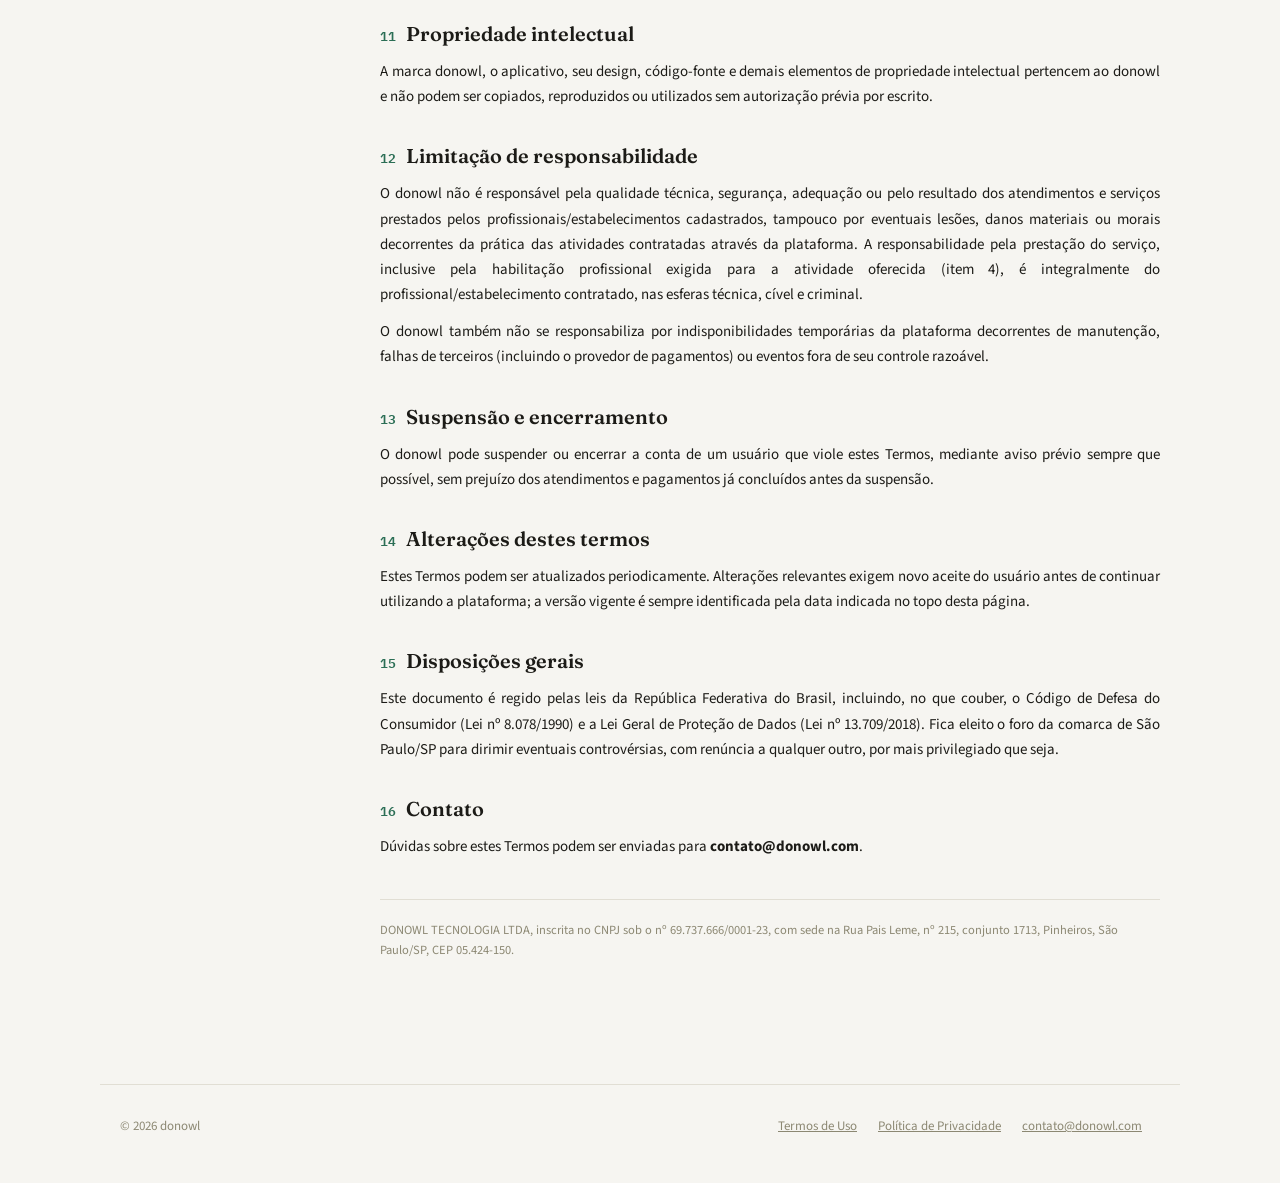
<file: termos-de-uso.html>
<!doctype html>
<html lang="pt-BR">
<head>
<meta charset="utf-8">
<meta name="viewport" content="width=device-width,initial-scale=1">
<title>Termos de Uso — donowl</title>
<link rel="icon" type="image/png" href="assets/favicon.png">
<link rel="apple-touch-icon" href="assets/apple-touch-icon.png">
<link rel="preconnect" href="https://fonts.googleapis.com">
<link rel="preconnect" href="https://fonts.gstatic.com" crossorigin>
<link href="https://fonts.googleapis.com/css2?family=Fraunces:opsz,wght@9..144,500;9..144,600;9..144,700&family=Source+Sans+3:wght@400;500;600;700&family=IBM+Plex+Mono:wght@500;600&display=swap" rel="stylesheet">
<link rel="stylesheet" href="assets/site.css">
<style>
  .shell {
    max-width: 1080px;
    margin-inline: auto;
    display: grid;
    grid-template-columns: 220px minmax(0,1fr);
    gap: 40px;
    padding-inline: 20px;
    padding-block: 32px 64px;
  }
  @media (max-width: 860px) { .shell { grid-template-columns: 1fr; } }

  nav.toc {
    position: sticky;
    top: 20px;
    align-self: start;
    display: flex;
    flex-direction: column;
    gap: 2px;
    font-size: 13px;
  }
  @media (max-width: 860px) {
    nav.toc {
      position: static;
      border: 1px solid var(--border);
      border-radius: 12px;
      padding: 14px 16px;
      background: var(--surface);
      margin-bottom: 8px;
    }
  }
  nav.toc .toc-label {
    font-family: 'IBM Plex Mono', monospace;
    font-size: 11px;
    letter-spacing: .1em;
    text-transform: uppercase;
    color: var(--ink-faint);
    margin-bottom: 8px;
  }
  nav.toc a {
    color: var(--ink-muted);
    text-decoration: none;
    padding: 5px 8px;
    border-radius: 7px;
    line-height: 1.35;
  }
  nav.toc a:hover { color: var(--accent-strong); background: var(--accent-soft); }

  main { min-width: 0; }

  .doc-header {
    display: flex;
    flex-direction: column;
    gap: 10px;
    margin-bottom: 28px;
    padding-bottom: 24px;
    border-bottom: 1px solid var(--border);
  }
  .eyebrow {
    font-family: 'IBM Plex Mono', monospace;
    font-size: 12px;
    letter-spacing: .08em;
    text-transform: uppercase;
    color: var(--accent);
    font-weight: 600;
  }
  h1 {
    font-family: 'Fraunces', serif;
    font-weight: 600;
    font-size: clamp(28px, 4vw, 38px);
    margin: 0;
    text-wrap: balance;
    letter-spacing: -.01em;
  }
  .meta { font-size: 13px; color: var(--ink-muted); font-variant-numeric: tabular-nums; }

  .draft-banner {
    display: flex;
    gap: 10px;
    background: #FBEFE1;
    border: 1px solid #E9C892;
    color: #6B4A16;
    border-radius: 12px;
    padding: 14px 16px;
    font-size: 13.5px;
    line-height: 1.55;
    margin-bottom: 32px;
  }
  @media (prefers-color-scheme: dark) {
    :root:not([data-theme="light"]) .draft-banner {
      background: #332711; border-color: #5C4620; color: #E8C88A;
    }
  }
  .draft-banner b { font-weight: 700; }

  section { margin-bottom: 34px; }
  section h2 {
    font-family: 'Fraunces', serif;
    font-weight: 600;
    font-size: 20px;
    margin: 0 0 12px;
    display: flex;
    align-items: baseline;
    gap: 10px;
    scroll-margin-top: 20px;
  }
  section h2 .num { font-family: 'IBM Plex Mono', monospace; font-size: 13px; color: var(--accent); font-weight: 600; }
  section h3 { font-size: 15.5px; font-weight: 700; margin: 18px 0 6px; color: var(--ink); }
  p, li { font-size: 15px; line-height: 1.68; color: var(--ink); hyphens: auto; }
  @media (min-width: 861px) { p, li { text-align: justify; } }
  p { margin: 0 0 12px; }
  ul, ol { margin: 0 0 12px; padding-left: 22px; }
  li { margin-bottom: 6px; }
  strong { font-weight: 700; }
  .placeholder {
    background: var(--accent-soft);
    color: var(--accent-strong);
    border-radius: 4px;
    padding: 1px 6px;
    font-family: 'IBM Plex Mono', monospace;
    font-size: 13px;
    font-weight: 600;
  }
  a.inline { color: var(--accent-strong); }
  footer.doc-footer {
    margin-top: 40px;
    padding-top: 20px;
    border-top: 1px solid var(--border);
    font-size: 12.5px;
    color: var(--ink-faint);
    line-height: 1.6;
  }
</style>
</head>
<body>

<header class="site-header">
  <a class="brand" href="/">
    <picture>
      <source srcset="assets/donowl_logo_light.png" media="(prefers-color-scheme: dark)">
      <img src="assets/donowl_logo.png" alt="donowl">
    </picture>
    <span>donowl</span>
  </a>
  <nav class="site-nav">
    <a href="termos-de-uso.html" aria-current="page">Termos de Uso</a>
    <a href="politica-de-privacidade.html">Privacidade</a>
  </nav>
</header>

<div class="shell">
  <nav class="toc">
    <div class="toc-label">Sumário</div>
    <a href="#objeto">1. Objeto</a>
    <a href="#cadastro">2. Cadastro e conta</a>
    <a href="#papel">3. Papel da plataforma</a>
    <a href="#profissionais">4. Cadastro de profissionais</a>
    <a href="#agendamento">5. Agendamento e preços</a>
    <a href="#pagamento">6. Pagamento</a>
    <a href="#cancelamento">7. Cancelamento e reembolso</a>
    <a href="#assinaturas">8. Pacotes, planos e assinatura de plataforma</a>
    <a href="#conduta">9. Conduta do usuário</a>
    <a href="#avaliacoes">10. Avaliações</a>
    <a href="#propriedade">11. Propriedade intelectual</a>
    <a href="#responsabilidade">12. Limitação de responsabilidade</a>
    <a href="#encerramento">13. Suspensão e encerramento</a>
    <a href="#alteracoes">14. Alterações destes termos</a>
    <a href="#geral">15. Disposições gerais</a>
    <a href="#contato">16. Contato</a>
  </nav>

  <main>
    <div class="doc-header">
      <div class="eyebrow">donowl</div>
      <h1>Termos de Uso</h1>
      <div class="meta">Versão <span class="version" data-version="2026-11-11">11/11/2026</span> · vigente a partir da data de publicação</div>
    </div>

    <section id="objeto">
      <h2><span class="num">1</span> Objeto</h2>
      <p>O donowl é uma <strong>plataforma digital</strong>, licenciada aos usuários nos termos deste documento, que realiza a <strong>conexão automática, via internet</strong>, entre clientes e profissionais e estabelecimentos de atividades físicas, esportivas e de bem-estar — como musculação, corrida, yoga, pilates e modalidades correlatas —, e que permite a busca, o agendamento e o pagamento de atendimentos, pacotes de créditos e assinaturas recorrentes.</p>
      <p>Estes Termos de Uso regem o acesso e o uso do donowl por qualquer pessoa que crie uma conta na plataforma, seja como cliente, seja como profissional ou estabelecimento parceiro (em conjunto, "usuários"). Ao criar uma conta, o usuário declara que leu, compreendeu e concorda integralmente com este documento e com a <a class="inline" href="politica-de-privacidade.html">Política de Privacidade</a>.</p>
    </section>

    <section id="cadastro">
      <h2><span class="num">2</span> Cadastro e conta</h2>
      <p>O uso do donowl é restrito a pessoas com <strong>18 anos ou mais</strong>, plenamente capazes de contratar. Ao se cadastrar, o usuário se compromete a fornecer informações verdadeiras, completas e atualizadas, sendo o único responsável pela exatidão dos dados informados.</p>
      <p>A conta é pessoal e intransferível. O usuário é responsável por manter a confidencialidade de sua senha e por todas as atividades realizadas em sua conta. Qualquer suspeita de uso não autorizado deve ser comunicada imediatamente ao donowl.</p>
      <p>O usuário pode solicitar a exclusão da própria conta a qualquer momento, diretamente no aplicativo, nas configurações do perfil. Os efeitos dessa exclusão — que anonimiza os dados pessoais mas preserva o histórico de atendimentos, pagamentos e avaliações já realizados, sem identificar o usuário — estão detalhados na Política de Privacidade.</p>
    </section>

    <section id="papel">
      <h2><span class="num">3</span> Papel da plataforma</h2>
      <p>O donowl atua exclusivamente como <strong>licenciante de plataforma digital</strong>, que conecta de forma automática, via internet, clientes e profissionais/estabelecimentos. O donowl não negocia em nome de nenhuma das partes: o preço e as condições de cada atendimento são definidos pelo próprio profissional/estabelecimento. Os profissionais e estabelecimentos cadastrados são prestadores autônomos ou pessoas jurídicas independentes, não havendo entre eles e o donowl qualquer vínculo de emprego, subordinação, sociedade ou parceria comercial além do previsto nestes Termos.</p>
      <p>O donowl não presta, por si, nenhum serviço de atendimento, treinamento ou orientação física — esses serviços são de responsabilidade exclusiva do profissional ou estabelecimento que o cliente contratar através da plataforma, inclusive a responsabilidade técnica, cível e criminal pela sua execução.</p>
    </section>

    <section id="profissionais">
      <h2><span class="num">4</span> Cadastro de profissionais e estabelecimentos</h2>
      <p>Profissionais (pessoa física) e estabelecimentos (pessoa jurídica) que desejam oferecer atendimentos pelo donowl passam por um processo de aprovação de cadastro, que pode incluir o envio de documento de identidade, CNPJ e, quando a modalidade exigir, registro profissional válido perante o conselho de classe competente (ex.: CREF para educação física).</p>
      <p>É de responsabilidade do profissional/estabelecimento manter seus documentos e registros profissionais válidos e em dia. O donowl se reserva o direito de suspender ou recusar o cadastro que não atenda a essa exigência, e de bloquear o agendamento de modalidades que dependam de registro profissional enquanto ele não estiver aprovado.</p>
      <p>O profissional/estabelecimento é o <strong>único responsável</strong> por possuir e manter a habilitação legal para as atividades que oferece — inclusive o registro em conselho de classe (como CREF ou CREFITO) quando a lei o exigir —, por informar de forma correta e completa o que oferece e por não oferecer atividade para a qual não esteja habilitado. A aprovação do cadastro pelo donowl é uma verificação documental e não atesta, nem substitui, essa habilitação.</p>
      <p>O donowl não audita nem garante, de forma contínua, a qualificação técnica, a conduta ou a idoneidade dos profissionais/estabelecimentos cadastrados além da verificação documental descrita acima.</p>
    </section>

    <section id="agendamento">
      <h2><span class="num">5</span> Agendamento e preços</h2>
      <p>Os preços dos atendimentos são definidos livremente por cada profissional/estabelecimento, por modalidade. O valor exibido ao cliente no momento do agendamento é o valor efetivamente cobrado — o donowl não altera o preço definido pelo profissional. Quando o local escolhido para o atendimento cobrar uma taxa de uso, ela é informada ao cliente de forma separada, antes da confirmação do pagamento.</p>
      <p>Ao agendar, o cliente reserva o horário escolhido dentro da disponibilidade informada pelo profissional. O agendamento só é efetivado após o pagamento (ou, quando aplicável, após o débito de um crédito de pacote já adquirido). Todo agendamento exige uma antecedência mínima em relação ao horário do atendimento, informada no aplicativo, que não oferece horários já dentro desse prazo.</p>
      <h3>5.1 Aprovação prévia pelo profissional</h3>
      <p>Cada profissional ou estabelecimento pode optar por analisar cada agendamento antes do pagamento. Quando essa opção está ativa, o cliente <strong>solicita</strong> o agendamento em vez de fazê-lo diretamente, e valem as regras abaixo:</p>
      <ul>
        <li>Nada é cobrado no momento da solicitação. O horário fica reservado enquanto o profissional não responde.</li>
        <li>A solicitação exige uma antecedência mínima, e o profissional tem um prazo para aceitar ou recusar, que nunca passa do início do atendimento. Os prazos são informados no aplicativo. Sem resposta no prazo, a solicitação expira, sem qualquer custo, e o horário volta a ficar disponível.</li>
        <li>O cliente pode cancelar a solicitação a qualquer momento antes da resposta, sem custo.</li>
        <li>Se o profissional aceita, o cliente é avisado e tem um prazo para pagar, informado no aplicativo, que é menor quanto mais próximo estiver o atendimento e nunca ultrapassa o início dele. O agendamento só é confirmado com o pagamento; se ele não for feito no prazo, o agendamento é cancelado automaticamente, sem custo para o cliente.</li>
        <li>Se o profissional recusa, o cliente é avisado e não é cobrado.</li>
      </ul>
      <h3>5.2 Recusa legítima e vedação à discriminação</h3>
      <p>O profissional ou estabelecimento pode recusar uma solicitação por motivos legítimos, como indisponibilidade de agenda, inadequação do local ou preocupação razoável com a própria segurança ou conforto. É <strong>vedado</strong> recusar solicitações por discriminação de qualquer natureza, em especial por raça, cor, etnia, origem, religião, sexo, identidade de gênero, orientação sexual, deficiência ou idade, ou por qualquer outro critério discriminatório proibido pela legislação.</p>
      <p>Havendo indício de recusa discriminatória, o donowl poderá pedir esclarecimentos, desativar a aprovação prévia, suspender ou encerrar a conta do profissional, conforme o item 13.</p>
    </section>

    <section id="pagamento">
      <h2><span class="num">6</span> Pagamento</h2>
      <p>Os pagamentos são processados por meio de provedor de pagamentos terceirizado. O donowl não tem acesso aos dados completos do meio de pagamento do usuário — essas informações são tratadas diretamente pelo provedor, conforme sua própria política de segurança e privacidade.</p>
      <p><strong>Conta de recebimento do profissional.</strong> Para receber, o profissional/estabelecimento conclui o cadastro de recebimento no aplicativo, que abre em nome dele uma conta digital no provedor de pagamentos (Pagar.me, do grupo Stone). O provedor pode exigir verificação de identidade, inclusive prova de vida por biometria facial, realizada diretamente por ele. Enquanto o cadastro de recebimento não for aprovado, o profissional não aparece na busca e não recebe pagamentos. O uso da conta digital também segue as condições do provedor.</p>
      <p>O cliente paga o preço exibido no aplicativo, sem taxa de serviço adicional sobre o valor do atendimento, do pacote de atendimentos ou do plano de assinatura. O donowl poderá instituir uma taxa de serviço a cargo do cliente no futuro; nesse caso, ela será informada de forma clara antes da confirmação do pagamento e valerá apenas para compras posteriores.</p>
      <p>O donowl cobra do profissional/estabelecimento uma <strong>tarifa de uso da plataforma</strong>, calculada em percentual sobre o valor do atendimento, do pacote de atendimentos ou do plano de assinatura e deduzida na divisão do pagamento. Ela remunera o uso da plataforma e cobre, entre outros, os custos de processamento dos pagamentos. O percentual pode ser reduzido pela assinatura de plataforma descrita no item 8.3 ou por condição especial concedida individualmente pelo donowl, por prazo determinado ou não. O percentual aplicável a cada venda é o vigente no momento da compra e não muda retroativamente. O profissional/estabelecimento consulta o percentual que lhe é aplicado no aplicativo. A parte que cabe ao profissional/estabelecimento é creditada na conta digital dele no provedor de pagamentos no momento da cobrança, conforme o item 6.1.</p>
      <h3>6.1 Recebimento e saque do profissional</h3>
      <p>Nos atendimentos avulsos, a cobrança é dividida no momento do pagamento: a parte do profissional/estabelecimento (o valor do atendimento menos a tarifa de uso da plataforma) é creditada na conta digital dele no provedor de pagamentos, e o donowl recebe apenas a tarifa. O donowl não guarda nem retém o valor que cabe ao profissional, e o crédito não depende de o atendimento ser marcado como concluído.</p>
      <p><strong>Saque.</strong> O valor creditado fica disponível para saque conforme o prazo definido pelo provedor para o meio de pagamento utilizado. O saque do saldo disponível é programado e feito para a conta bancária cadastrada: semanal, no dia da semana escolhido pelo profissional no aplicativo, ou mensal. O provedor pode cobrar tarifa por saque, descontada do saldo do profissional e informada no aplicativo. O profissional acompanha saldo, saques e datas previstas no aplicativo.</p>
      <p><strong>Código do atendimento.</strong> Nos atendimentos individuais, o cliente recebe no aplicativo, a partir do início do atendimento, um código pessoal, que deve informar ao profissional ao final dele e não deve compartilhar antes disso. O profissional conclui o atendimento digitando esse código, que serve de confirmação de que o atendimento aconteceu (item 7.3). Se o código não for informado, o atendimento é concluído automaticamente ao fim do prazo do aviso de ausência do item 7.3, desde que não haja aviso de ausência em andamento.</p>
      <p>Nos pacotes de atendimentos (item 8.1), a parte do profissional/estabelecimento referente ao pacote inteiro é creditada na conta digital dele no momento da compra, e nenhum valor é movimentado quando um crédito é usado, devolvido ou vence. O valor correspondente aos atendimentos não utilizados dentro do prazo de validade permanece com o profissional/estabelecimento, como compensação pela disponibilidade reservada.</p>
      <p>O saque programado do profissional fica suspenso enquanto houver aviso de ausência (item 7.3) ou contestação do pagamento junto ao banco (item 6.2) em andamento, e é retomado quando o procedimento termina. Valores já sacados antes disso seguem as regras dos itens 6.2 e 7.3.</p>
      <h3>6.2 Contestação do pagamento junto ao banco</h3>
      <p>Se o titular do meio de pagamento contestar a cobrança junto à instituição financeira, o saque programado do profissional/estabelecimento fica suspenso enquanto a contestação estiver em andamento. A contestação é tratada entre o provedor de pagamentos, a instituição financeira do titular e o profissional/estabelecimento; o donowl poderá disponibilizar ao provedor os registros da plataforma relativos ao agendamento. O profissional/estabelecimento responde pelas contestações relativas aos seus atendimentos: se a contestação for mantida, o valor contestado é debitado do saldo dele no provedor de pagamentos; se ele já tiver sacado o valor, o saldo pode ficar negativo e ser abatido dos recebimentos seguintes. O donowl poderá cobrar do profissional/estabelecimento os valores que não forem recuperados dessa forma, inclusive tarifas cobradas pelo provedor em razão da contestação, e suspender novos agendamentos até a regularização. Caso o atendimento ainda não tenha ocorrido, o agendamento é cancelado. Contestações feitas de má-fé podem levar à suspensão da conta do usuário.</p>
    </section>

    <section id="cancelamento">
      <h2><span class="num">7</span> Cancelamento e reembolso</h2>
      <p>Um agendamento pago pode ser cancelado tanto pelo cliente quanto pelo profissional, a qualquer momento antes da data e horário agendados, diretamente pelo aplicativo.</p>
      <h3>7.1 Cancelamento pelo profissional</h3>
      <p>Quando o cancelamento é feito pelo profissional, o valor pago é <strong>integralmente estornado</strong> ao cliente, independentemente da proximidade da data do atendimento.</p>
      <h3>7.2 Cancelamento pelo cliente</h3>
      <p>Quando o cancelamento é feito pelo cliente com antecedência mínima de 24 horas em relação ao horário agendado, o valor pago é integralmente estornado. Cancelamentos feitos com menos dessa antecedência têm direito a estorno de 50% do valor pago — o restante é retido como compensação ao profissional pelo horário reservado e não disponibilizado a outro cliente a tempo. Esses percentuais e prazos podem ser ajustados pelo donowl, valendo apenas para agendamentos futuros.</p>
      <p>Quando há estorno parcial, a parcela retida permanece com o profissional: o estorno ao cliente é feito pelo provedor de pagamentos e só a parte correspondente é debitada do saldo dele. Os estornos são feitos pelo mesmo meio de pagamento usado na compra, e o prazo para o valor ser devolvido depende da instituição financeira responsável pelo meio de pagamento.</p>
      <p>Agendamentos pagos com crédito de pacote ou gerados automaticamente por uma assinatura de plano têm regras próprias, descritas no item 8.</p>
      <h3>7.3 Ausência do profissional</h3>
      <p>Se o profissional não comparecer ao atendimento, o cliente pode registrar um aviso de ausência pelo aplicativo, a partir do horário de início do atendimento e até 24 horas depois do seu término, uma única vez por agendamento. Registrado o aviso, o saque programado do profissional fica suspenso enquanto o donowl o verifica com base nos registros do agendamento na plataforma. Se a ausência for confirmada, o valor pago é integralmente estornado ao cliente, a parte correspondente é debitada do profissional (inclusive depois de já sacada, nos termos do item 6.2) e o agendamento é cancelado; caso contrário, o atendimento é considerado realizado e o saque segue normalmente. O desfecho fica disponível no aplicativo para o cliente e para o profissional. Quando o atendimento foi concluído com o código informado pelo cliente (item 6.1), não cabe esse aviso, pois o cliente confirmou a presença do profissional.</p>
      <h3>7.4 Cliente que não comparece</h3>
      <p>Se o cliente agendar e pagar o atendimento e não comparecer, não há estorno: o profissional reservou o horário, deixou de atendê-lo a outros clientes e tem direito ao valor do atendimento, creditado conforme o item 6.1.</p>
    </section>

    <section id="assinaturas">
      <h2><span class="num">8</span> Pacotes, planos e assinatura de plataforma</h2>
      <h3>8.1 Pacotes de atendimentos</h3>
      <p>Profissionais podem oferecer pacotes de atendimentos pré-pagos, utilizáveis com o mesmo profissional. Cada pacote tem um número máximo de atendimentos e um prazo de validade, contado da confirmação do pagamento: os atendimentos precisam ser realizados dentro desse prazo, e os não utilizados expiram, sem direito a estorno do valor correspondente. O número de atendimentos e a data de validade são informados ao cliente no momento da compra e permanecem visíveis no aplicativo.</p>
      <p>O cancelamento de um agendamento pago com crédito de pacote não gera estorno financeiro (o pagamento já foi feito, de uma vez, na compra do pacote). O que acontece com o crédito depende de quem cancela e de quando:</p>
      <ul>
        <li><strong>Cancelamento pelo cliente com 24 horas ou mais de antecedência:</strong> o crédito é devolvido ao saldo do pacote, e a validade do pacote não muda.</li>
        <li><strong>Cancelamento pelo cliente com menos de 24 horas de antecedência:</strong> o crédito é consumido e não é devolvido, como compensação ao profissional pelo horário reservado e não utilizado. A mesma antecedência vale para os atendimentos avulsos, nos quais o cliente recebe de volta apenas parte do valor pago.</li>
        <li><strong>Cancelamento pelo profissional, em qualquer horário:</strong> o crédito é devolvido e a validade do pacote é prorrogada, se necessário, por um prazo curto após o cancelamento, para que o cliente possa remarcar, dentro de um limite máximo contado da compra, informado no aplicativo. A prorrogação nunca reduz a validade original.</li>
        <li><strong>Aviso de ausência do profissional confirmado:</strong> tem o mesmo efeito do cancelamento pelo profissional: o crédito é devolvido e a validade é prorrogada nos mesmos termos.</li>
      </ul>
      <h3>8.2 Planos de assinatura (atendimentos recorrentes)</h3>
      <p>Profissionais podem oferecer planos de assinatura recorrente, que reservam um ou mais horários fixos semanais até que o cliente cancele. O valor do plano é o exibido ao cliente no momento da assinatura e permanece o mesmo enquanto a assinatura estiver ativa; alterações de preço feitas pelo profissional/estabelecimento valem apenas para novas assinaturas. O cancelamento do plano é gracioso: o cliente mantém o acesso até o fim do período já pago, sem nova cobrança depois disso. Se a renovação for recusada pelo meio de pagamento, o donowl tenta cobrar novamente algumas vezes; esgotadas as tentativas, o plano é cancelado. O cancelamento de uma sessão isolada dentro do período não afeta a cobrança da assinatura — a reposição fica a critério do profissional.</p>
      <h3>8.3 Assinatura de plataforma (profissionais e estabelecimentos)</h3>
      <p>O profissional/estabelecimento pode optar por uma assinatura de plataforma, paga mensalmente e diretamente ao donowl, que <strong>reduz</strong> a tarifa de uso da plataforma descrita no item 6 em todos os atendimentos, pacotes e planos vendidos enquanto a assinatura estiver ativa. A assinatura não elimina a tarifa. Existem níveis de assinatura; o valor mensal e o percentual de cada nível são informados no aplicativo antes da contratação, são os mesmos para profissionais e estabelecimentos e podem ser alterados pelo donowl, valendo apenas para contratações e renovações posteriores à comunicação.</p>
      <p>O cancelamento da assinatura é gracioso: a tarifa reduzida continua valendo até o fim do período já pago e, depois disso, volta o percentual padrão. Se a cobrança da assinatura for recusada, o donowl tenta cobrar novamente; esgotadas as tentativas, a assinatura é cancelada e o percentual padrão volta a valer.</p>
      <h3>8.4 Promoções</h3>
      <p>O donowl poderá oferecer promoções, descontos ou cupons, cujas regras (valor, validade, limite de uso e modalidades abrangidas) serão informadas no aplicativo no momento da oferta. Os descontos oferecidos pelo donowl não reduzem o valor que o profissional recebe pelo atendimento.</p>
    </section>

    <section id="conduta">
      <h2><span class="num">9</span> Conduta do usuário</h2>
      <p>Ao usar o donowl, o usuário se compromete a:</p>
      <ul>
        <li>Não utilizar a plataforma para fins ilícitos, fraudulentos ou que violem direitos de terceiros;</li>
        <li>Não tentar contornar os mecanismos de pagamento da plataforma para negociar diretamente com a outra parte fora do aplicativo;</li>
        <li>Tratar profissionais, clientes e demais usuários com respeito, na comunicação pelo chat interno e nos encontros presenciais decorrentes de um agendamento;</li>
        <li>Não publicar avaliações falsas, ofensivas ou que não correspondam a uma experiência real na plataforma;</li>
        <li>No caso de profissionais e estabelecimentos, não recusar solicitações de agendamento de forma discriminatória, conforme o item 5.2.</li>
      </ul>
      <p>O descumprimento destas regras pode levar à suspensão ou ao cancelamento da conta, conforme o item 13.</p>
    </section>

    <section id="avaliacoes">
      <h2><span class="num">10</span> Avaliações</h2>
      <p>Após um atendimento ser marcado como concluído pelo profissional, o cliente pode avaliar a experiência publicamente. Avaliações denunciadas por outros usuários passam por moderação e podem ser removidas a critério do donowl, especialmente quando identificado conteúdo ofensivo, falso ou que viole estes Termos.</p>
    </section>

    <section id="propriedade">
      <h2><span class="num">11</span> Propriedade intelectual</h2>
      <p>A marca donowl, o aplicativo, seu design, código-fonte e demais elementos de propriedade intelectual pertencem ao donowl e não podem ser copiados, reproduzidos ou utilizados sem autorização prévia por escrito.</p>
    </section>

    <section id="responsabilidade">
      <h2><span class="num">12</span> Limitação de responsabilidade</h2>
      <p>O donowl não é responsável pela qualidade técnica, segurança, adequação ou pelo resultado dos atendimentos e serviços prestados pelos profissionais/estabelecimentos cadastrados, tampouco por eventuais lesões, danos materiais ou morais decorrentes da prática das atividades contratadas através da plataforma. A responsabilidade pela prestação do serviço, inclusive pela habilitação profissional exigida para a atividade oferecida (item 4), é integralmente do profissional/estabelecimento contratado, nas esferas técnica, cível e criminal.</p>
      <p>O donowl também não se responsabiliza por indisponibilidades temporárias da plataforma decorrentes de manutenção, falhas de terceiros (incluindo o provedor de pagamentos) ou eventos fora de seu controle razoável.</p>
    </section>

    <section id="encerramento">
      <h2><span class="num">13</span> Suspensão e encerramento</h2>
      <p>O donowl pode suspender ou encerrar a conta de um usuário que viole estes Termos, mediante aviso prévio sempre que possível, sem prejuízo dos atendimentos e pagamentos já concluídos antes da suspensão.</p>
    </section>

    <section id="alteracoes">
      <h2><span class="num">14</span> Alterações destes termos</h2>
      <p>Estes Termos podem ser atualizados periodicamente. Alterações relevantes exigem novo aceite do usuário antes de continuar utilizando a plataforma; a versão vigente é sempre identificada pela data indicada no topo desta página.</p>
    </section>

    <section id="geral">
      <h2><span class="num">15</span> Disposições gerais</h2>
      <p>Este documento é regido pelas leis da República Federativa do Brasil, incluindo, no que couber, o Código de Defesa do Consumidor (Lei nº 8.078/1990) e a Lei Geral de Proteção de Dados (Lei nº 13.709/2018). Fica eleito o foro da comarca de São Paulo/SP para dirimir eventuais controvérsias, com renúncia a qualquer outro, por mais privilegiado que seja.</p>
    </section>

    <section id="contato">
      <h2><span class="num">16</span> Contato</h2>
      <p>Dúvidas sobre estes Termos podem ser enviadas para <strong>contato@donowl.com</strong>.</p>
    </section>

    <footer class="doc-footer">
      DONOWL TECNOLOGIA LTDA, inscrita no CNPJ sob o nº 69.737.666/0001-23, com sede na Rua Pais Leme, nº 215, conjunto 1713, Pinheiros, São Paulo/SP, CEP 05.424-150.
    </footer>
  </main>
</div>

<footer class="site-footer">
  <span>© 2026 donowl</span>
  <nav>
    <a href="termos-de-uso.html" aria-current="page">Termos de Uso</a>
    <a href="politica-de-privacidade.html">Política de Privacidade</a>
    <a href="mailto:contato@donowl.com">contato@donowl.com</a>
  </nav>
</footer>

</body>
</html>
</file>
<file: assets/site.css>
:root {
  --bg: #F6F5F1;
  --surface: #FFFFFF;
  --border: #E1DED4;
  --ink: #1C1B17;
  --ink-muted: #5C594E;
  --ink-faint: #8C8873;
  --accent: #2B6E55;
  --accent-strong: #194B39;
  --accent-soft: #DEEAE3;
  color-scheme: light;
}
@media (prefers-color-scheme: dark) {
  :root:not([data-theme="light"]) {
    --bg: #15140F;
    --surface: #1C1B16;
    --border: #312F26;
    --ink: #EDEAE0;
    --ink-muted: #B2AD9B;
    --ink-faint: #79765E;
    --accent: #5FBE99;
    --accent-strong: #8AD3B5;
    --accent-soft: #22322A;
    color-scheme: dark;
  }
}

* { box-sizing: border-box; }

body {
  margin: 0;
  background: var(--bg);
  color: var(--ink);
  font-family: 'Source Sans 3', system-ui, sans-serif;
}

a { color: var(--accent-strong); }

header.site-header {
  display: flex;
  align-items: center;
  justify-content: space-between;
  max-width: 1080px;
  margin: 0 auto;
  padding: 20px 20px 0;
}

.brand {
  display: flex;
  align-items: center;
  gap: 10px;
  text-decoration: none;
  color: var(--ink);
}
.brand img { height: 32px; width: 32px; object-fit: contain; }
.brand span {
  font-family: 'Fraunces', serif;
  font-weight: 600;
  font-size: 20px;
}

nav.site-nav a {
  color: var(--ink-muted);
  text-decoration: none;
  font-size: 14px;
  font-weight: 600;
  margin-left: 22px;
}
nav.site-nav a:hover,
nav.site-nav a[aria-current="page"] { color: var(--accent-strong); }

footer.site-footer {
  max-width: 1080px;
  margin: 0 auto;
  padding: 32px 20px 48px;
  border-top: 1px solid var(--border);
  margin-top: 60px;
  display: flex;
  flex-wrap: wrap;
  gap: 16px;
  align-items: center;
  justify-content: space-between;
  font-size: 13px;
  color: var(--ink-faint);
}
footer.site-footer a { color: var(--ink-faint); }
footer.site-footer nav a { margin-right: 18px; }
</file>
